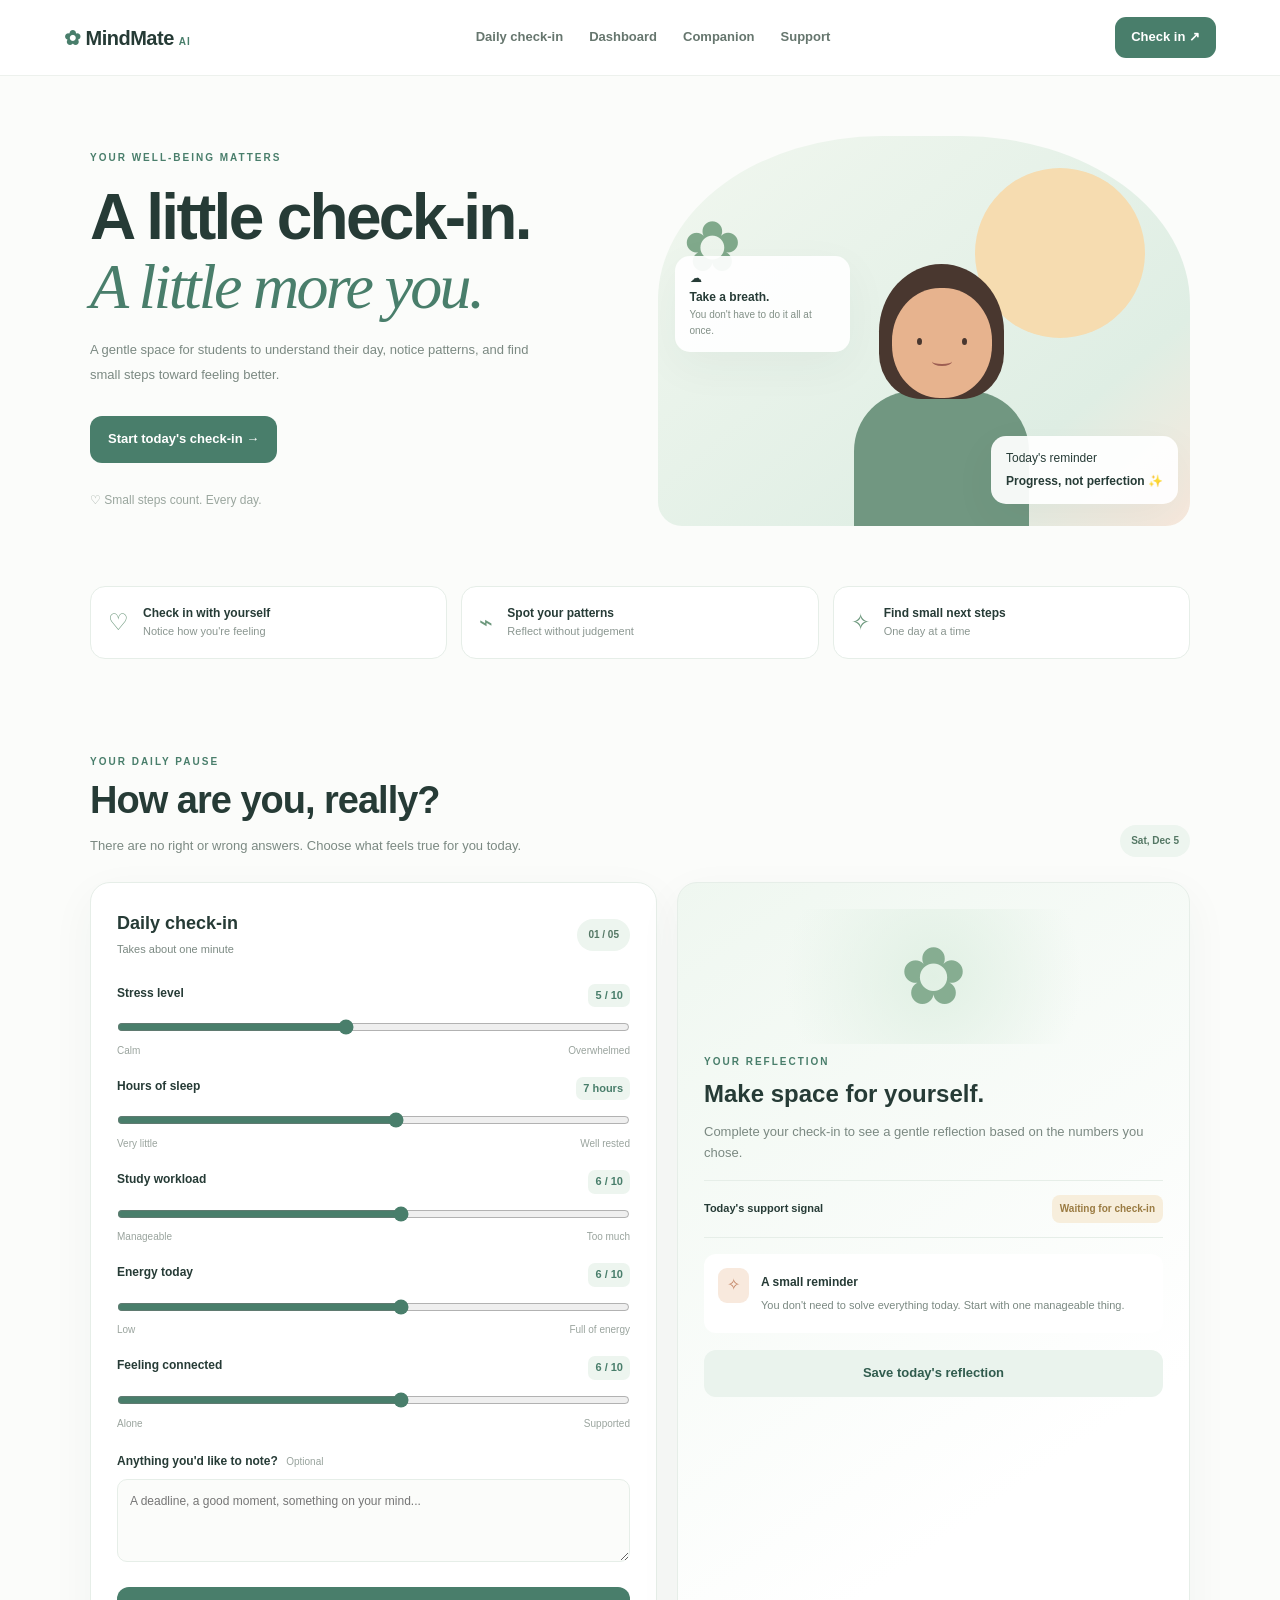
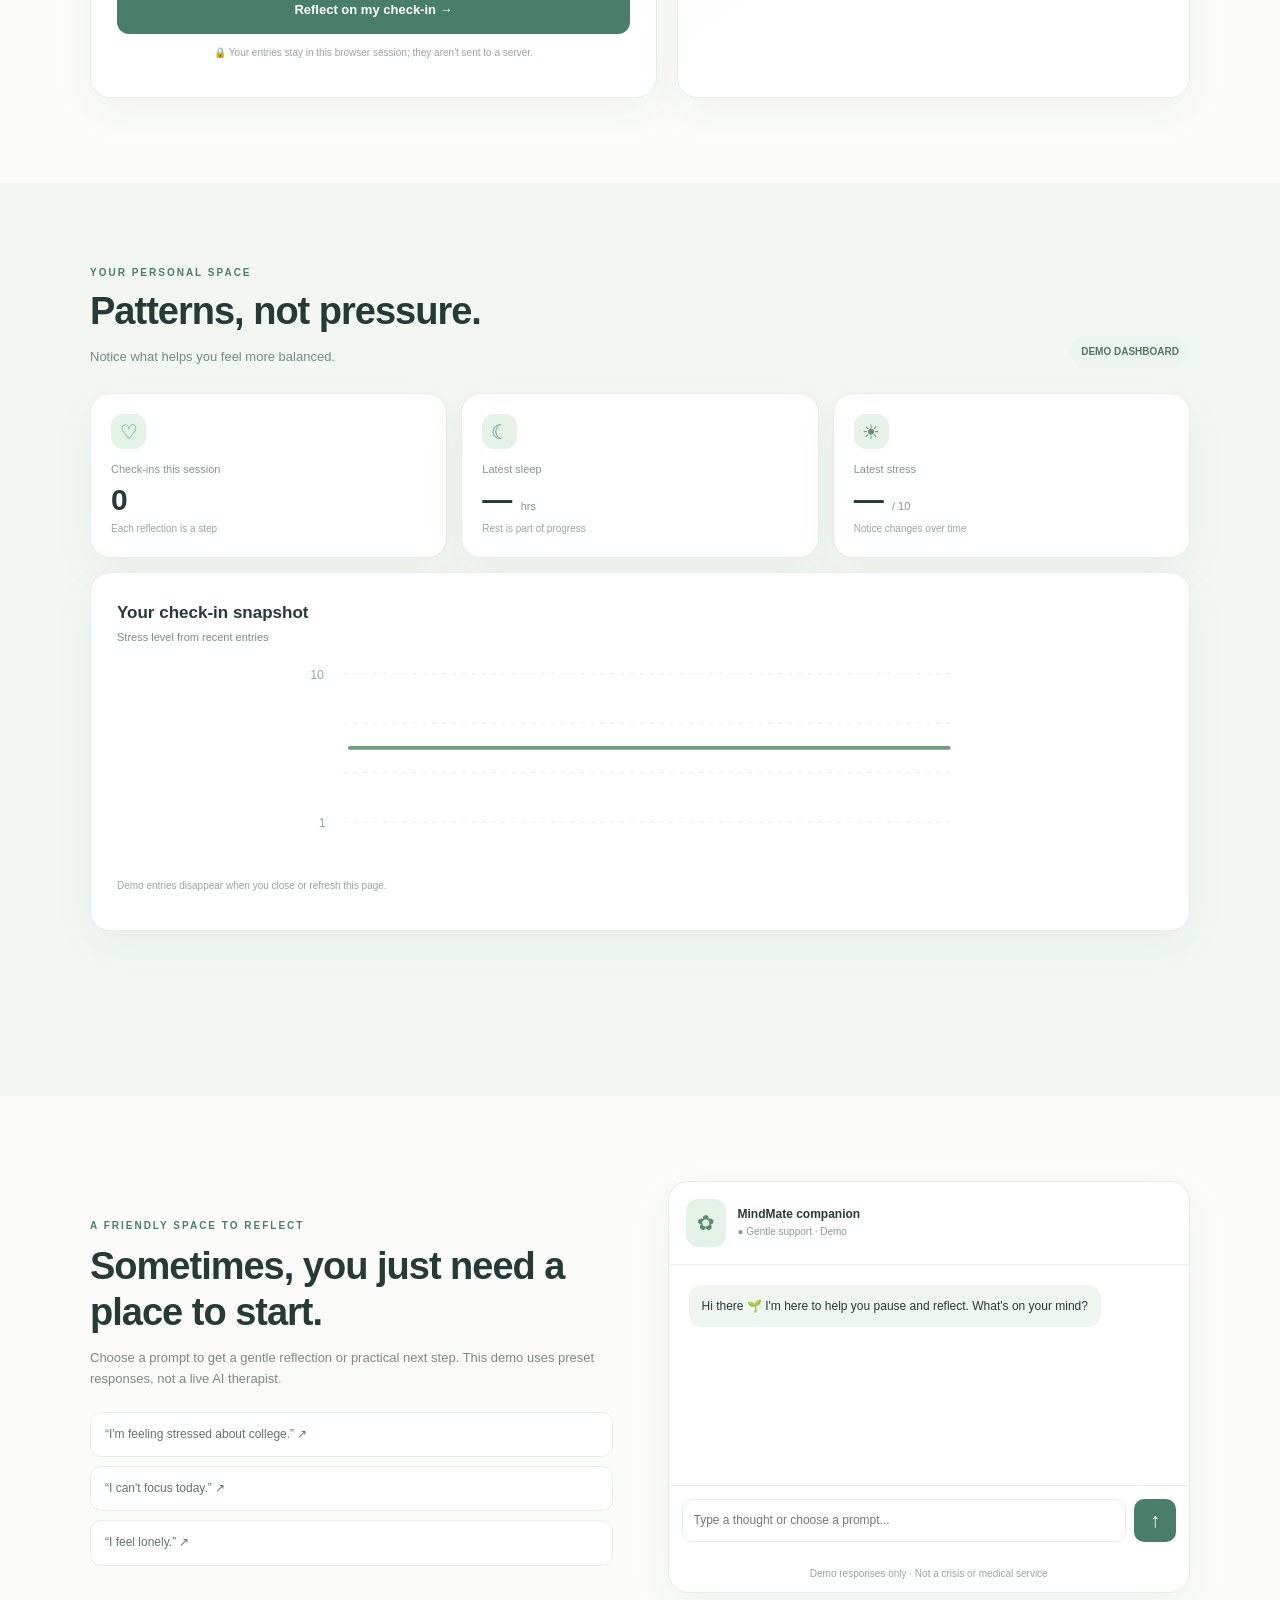
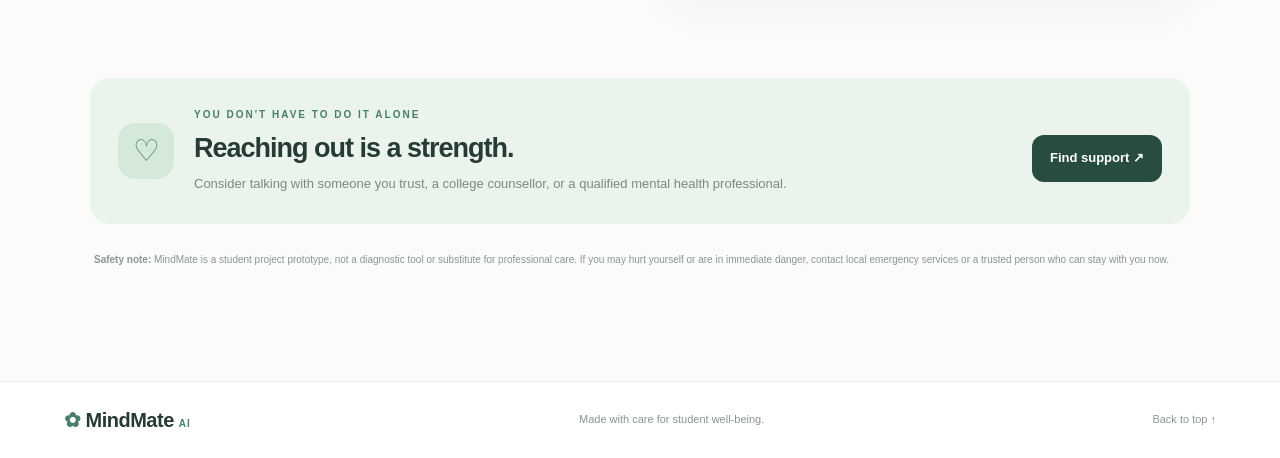
<file: index.html>
<!doctype html>
<html lang="en"><head><meta charset="utf-8"><meta name="viewport" content="width=device-width,initial-scale=1"><title>MindMate AI</title><link rel="stylesheet" href="style.css"></head>
<body>
<header><a class="brand" href="#home">✿ MindMate <small>AI</small></a><button id="menuBtn" aria-label="Toggle menu">☰</button><nav id="nav"><a href="#checkin">Daily check-in</a><a href="#dashboard">Dashboard</a><a href="#companion">Companion</a><a href="#support">Support</a></nav><a class="navbtn" href="#checkin">Check in ↗</a></header>
<main>
<section class="hero wrap" id="home"><div><p class="eyebrow">YOUR WELL-BEING MATTERS</p><h1>A little check-in.<br><em>A little more you.</em></h1><p class="muted lead">A gentle space for students to understand their day, notice patterns, and find small steps toward feeling better.</p><a class="btn" href="#checkin">Start today's check-in →</a><p class="soft">♡ Small steps count. Every day.</p></div><div class="art"><div class="sun"></div><div class="plant">✿</div><div class="person"><div class="hair"></div><div class="face"><i></i><i></i><b></b></div><div class="body"></div></div><div class="float f1">☁<strong>Take a breath.</strong><small>You don't have to do it all at once.</small></div><div class="float f2">Today's reminder<strong>Progress, not perfection ✨</strong></div></div></section>
<section class="features wrap"><article>♡ <span><strong>Check in with yourself</strong><small>Notice how you're feeling</small></span></article><article>⌁ <span><strong>Spot your patterns</strong><small>Reflect without judgement</small></span></article><article>✧ <span><strong>Find small next steps</strong><small>One day at a time</small></span></article></section>
<section class="wrap section" id="checkin"><div class="heading"><div><p class="eyebrow">YOUR DAILY PAUSE</p><h2>How are you, really?</h2><p class="muted">There are no right or wrong answers. Choose what feels true for you today.</p></div><span class="pill" id="date"></span></div><div class="cols"><form class="panel" id="checkForm"><div class="row"><div><h3>Daily check-in</h3><p class="muted small">Takes about one minute</p></div><span class="pill">01 / 05</span></div>
<div class="range"><label for="stress">Stress level <output id="stressOut">5 / 10</output></label><input id="stress" type="range" min="1" max="10" value="5"><div class="ends"><span>Calm</span><span>Overwhelmed</span></div></div>
<div class="range"><label for="sleep">Hours of sleep <output id="sleepOut">7 hours</output></label><input id="sleep" type="range" min="1" max="12" value="7"><div class="ends"><span>Very little</span><span>Well rested</span></div></div>
<div class="range"><label for="workload">Study workload <output id="workloadOut">6 / 10</output></label><input id="workload" type="range" min="1" max="10" value="6"><div class="ends"><span>Manageable</span><span>Too much</span></div></div>
<div class="range"><label for="energy">Energy today <output id="energyOut">6 / 10</output></label><input id="energy" type="range" min="1" max="10" value="6"><div class="ends"><span>Low</span><span>Full of energy</span></div></div>
<div class="range"><label for="connection">Feeling connected <output id="connectionOut">6 / 10</output></label><input id="connection" type="range" min="1" max="10" value="6"><div class="ends"><span>Alone</span><span>Supported</span></div></div>
<label class="noteslabel" for="notes">Anything you'd like to note? <small>Optional</small></label><textarea id="notes" rows="3" placeholder="A deadline, a good moment, something on your mind..."></textarea><button class="btn full" type="submit">Reflect on my check-in →</button><p class="tiny center">🔒 Your entries stay in this browser session; they aren't sent to a server.</p></form>
<aside class="panel reflection" id="reflection"><div class="flower">✿</div><p class="eyebrow">YOUR REFLECTION</p><h3 id="resultTitle">Make space for yourself.</h3><p class="muted" id="resultText">Complete your check-in to see a gentle reflection based on the numbers you chose.</p><div class="signal"><span>Today's support signal</span><b id="signal">Waiting for check-in</b></div><div class="tip"><span>✧</span><div><strong id="tipTitle">A small reminder</strong><p id="tipText">You don't need to solve everything today. Start with one manageable thing.</p></div></div><button class="btn light full" type="button" id="save">Save today's reflection</button><p id="saved" class="tiny"></p></aside></div></section>
<section class="dash"><div class="wrap section" id="dashboard"><div class="heading"><div><p class="eyebrow">YOUR PERSONAL SPACE</p><h2>Patterns, not pressure.</h2><p class="muted">Notice what helps you feel more balanced.</p></div><span class="pill">DEMO DASHBOARD</span></div><div class="stats"><article class="panel stat"><span>♡</span><small>Check-ins this session</small><strong id="count">0</strong><p>Each reflection is a step</p></article><article class="panel stat"><span>☾</span><small>Latest sleep</small><strong id="sleepStat">— <i>hrs</i></strong><p>Rest is part of progress</p></article><article class="panel stat"><span>☀</span><small>Latest stress</small><strong id="stressStat">— <i>/ 10</i></strong><p>Notice changes over time</p></article><article class="panel chart"><h3>Your check-in snapshot</h3><p class="muted small">Stress level from recent entries</p><svg id="chart" viewBox="0 0 540 170" role="img" aria-label="Stress history chart"><g class="grid"><line x1="30" y1="20" x2="525" y2="20"/><line x1="30" y1="60" x2="525" y2="60"/><line x1="30" y1="100" x2="525" y2="100"/><line x1="30" y1="140" x2="525" y2="140"/></g><polyline id="line" points="35,80 135,80 235,80 335,80 435,80 520,80"/><g id="dots"></g><text x="3" y="24">10</text><text x="10" y="144">1</text></svg><p class="tiny">Demo entries disappear when you close or refresh this page.</p></article></div></div></section>
<section class="wrap section companion" id="companion"><div><p class="eyebrow">A FRIENDLY SPACE TO REFLECT</p><h2>Sometimes, you just need a place to start.</h2><p class="muted">Choose a prompt to get a gentle reflection or practical next step. This demo uses preset responses, not a live AI therapist.</p><div class="prompts"><button data-prompt="I'm feeling stressed about college">“I'm feeling stressed about college.” ↗</button><button data-prompt="I can't focus today">“I can't focus today.” ↗</button><button data-prompt="I feel lonely">“I feel lonely.” ↗</button></div></div><div class="panel chat"><div class="chathead"><span>✿</span><div><strong>MindMate companion</strong><small>● Gentle support · Demo</small></div></div><div id="messages" class="messages"><p class="bot">Hi there 🌱 I'm here to help you pause and reflect. What's on your mind?</p></div><form id="chatForm" class="chatform"><input id="chatInput" maxlength="240" placeholder="Type a thought or choose a prompt..." aria-label="Your message"><button aria-label="Send">↑</button></form><p class="tiny center">Demo responses only · Not a crisis or medical service</p></div></section>
<section class="wrap section" id="support"><div class="support"><span class="heart">♡</span><div><p class="eyebrow">YOU DON'T HAVE TO DO IT ALONE</p><h2>Reaching out is a strength.</h2><p class="muted">Consider talking with someone you trust, a college counsellor, or a qualified mental health professional.</p></div><a class="btn dark" href="https://findahelpline.com/" target="_blank" rel="noopener">Find support ↗</a></div><p class="safety"><strong>Safety note:</strong> MindMate is a student project prototype, not a diagnostic tool or substitute for professional care. If you may hurt yourself or are in immediate danger, contact local emergency services or a trusted person who can stay with you now.</p></section>
</main><footer><a class="brand" href="#home">✿ MindMate <small>AI</small></a><span>Made with care for student well-being.</span><a href="#home">Back to top ↑</a></footer><script src="script.js"></script></body></html>
</file>
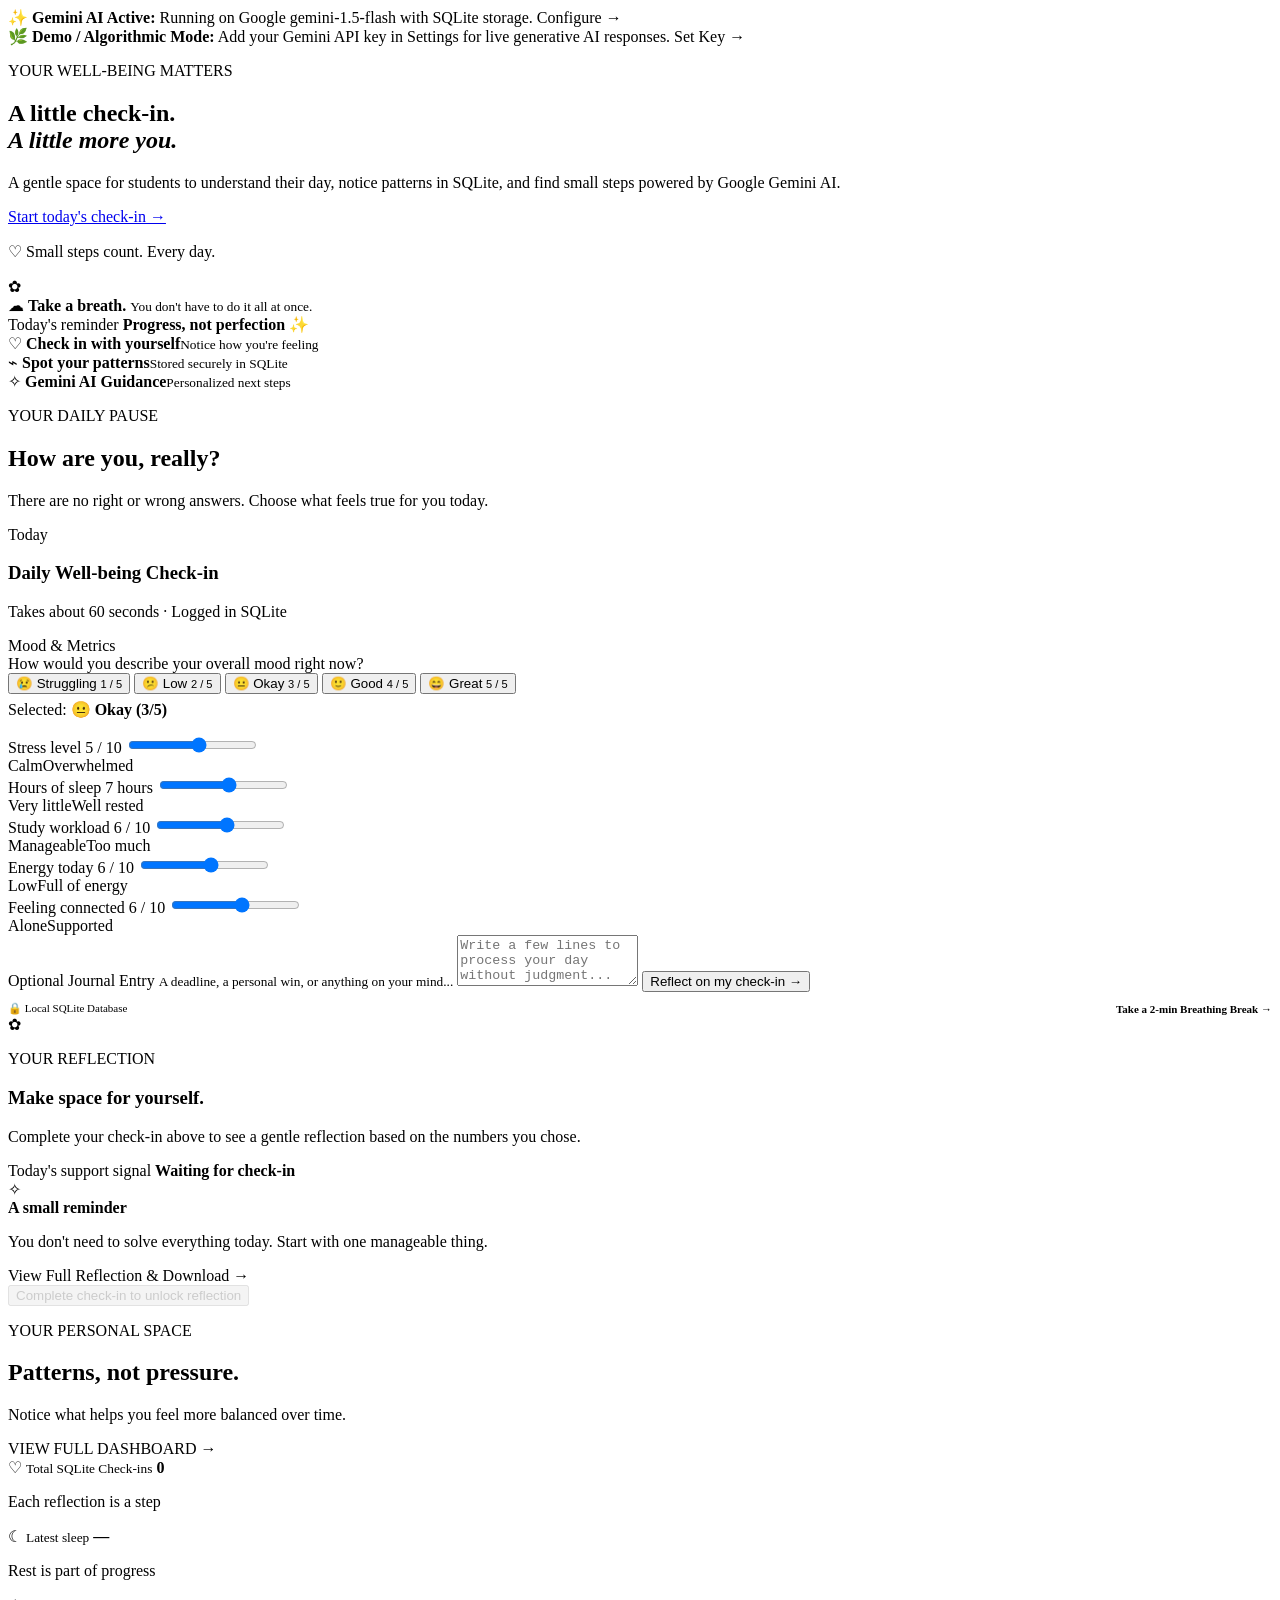
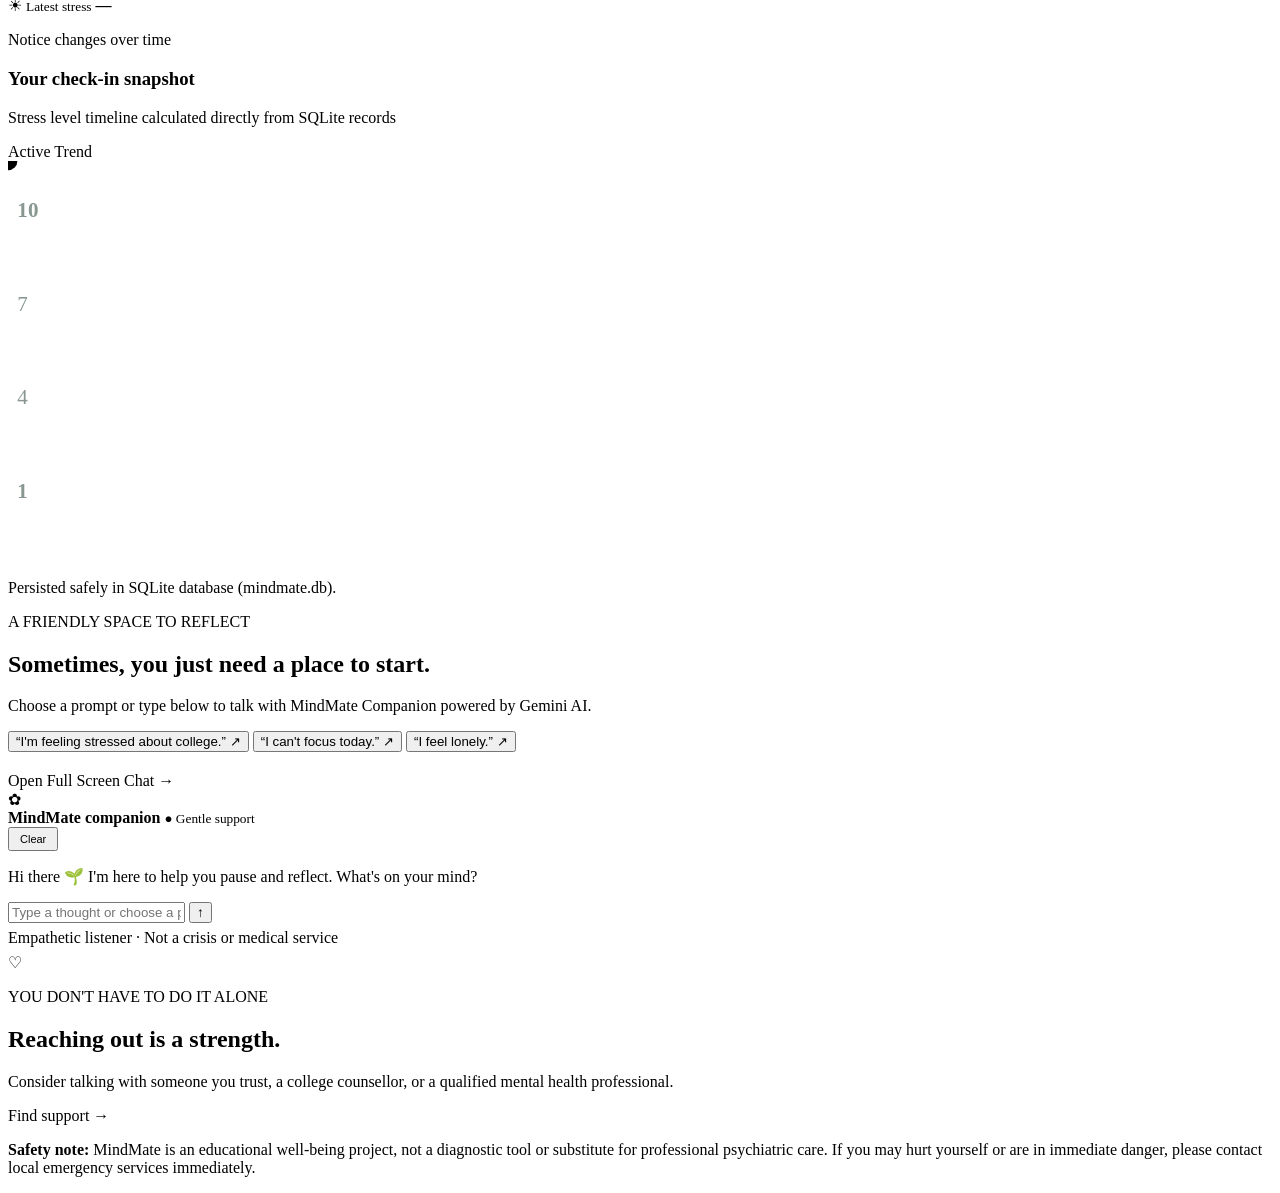
<file: src/main/resources/templates/index.html>
<!DOCTYPE html>
<html lang="en" xmlns:th="http://www.thymeleaf.org">
<head th:replace="~{fragments/layout :: head('Home')}"></head>
<body>

    <!-- Gemini API Status Banner -->
    <div class="banner banner-gemini-on" th:if="${geminiConfigured}">
        <span>✨ <strong>Gemini AI Active:</strong> Running on Google <span th:text="${geminiModel}">gemini-1.5-flash</span> with SQLite storage.</span>
        <a th:href="@{/settings}">Configure &rarr;</a>
    </div>
    <div class="banner banner-gemini-off" th:unless="${geminiConfigured}">
        <span>🌿 <strong>Demo / Algorithmic Mode:</strong> Add your Gemini API key in <a th:href="@{/settings}">Settings</a> for live generative AI responses.</span>
        <a th:href="@{/settings}">Set Key &rarr;</a>
    </div>

    <!-- Header -->
    <header th:replace="~{fragments/layout :: header('checkin')}"></header>

    <!-- Global Alerts -->
    <div th:replace="~{fragments/layout :: alerts}"></div>

    <main>
        <!-- Hero Section -->
        <section class="hero wrap" id="home">
            <div>
                <p class="eyebrow">YOUR WELL-BEING MATTERS</p>
                <h1>A little check-in.<br><em>A little more you.</em></h1>
                <p class="muted lead">A gentle space for students to understand their day, notice patterns in SQLite, and find small steps powered by Google Gemini AI.</p>
                <a class="btn" href="#checkin">Start today's check-in &rarr;</a>
                <p class="soft">♡ Small steps count. Every day.</p>
            </div>
            
            <div class="art">
                <div class="sun"></div>
                <div class="plant">✿</div>
                <div class="person">
                    <div class="hair"></div>
                    <div class="face"><i></i><i></i><b></b></div>
                    <div class="body"></div>
                </div>
                <div class="float f1">
                    ☁ <strong>Take a breath.</strong>
                    <small>You don't have to do it all at once.</small>
                </div>
                <div class="float f2">
                    Today's reminder
                    <strong>Progress, not perfection ✨</strong>
                </div>
            </div>
        </section>

        <!-- Features -->
        <section class="features wrap">
            <article>
                ♡ <span><strong>Check in with yourself</strong><small>Notice how you're feeling</small></span>
            </article>
            <article>
                ⌁ <span><strong>Spot your patterns</strong><small>Stored securely in SQLite</small></span>
            </article>
            <article>
                ✧ <span><strong>Gemini AI Guidance</strong><small>Personalized next steps</small></span>
            </article>
        </section>

        <!-- Daily Pause / Check-in Form -->
        <section class="wrap section" id="checkin">
            <div class="heading">
                <div>
                    <p class="eyebrow">YOUR DAILY PAUSE</p>
                    <h2>How are you, really?</h2>
                    <p class="muted">There are no right or wrong answers. Choose what feels true for you today.</p>
                </div>
                <span class="pill" th:text="${currentDate}">Today</span>
            </div>

            <div class="cols">
                <!-- Check-in Form (Spring MVC POST) -->
                <form class="panel" id="checkForm" th:action="@{/checkin}" th:object="${checkInForm}" method="post">
                    <div class="row">
                        <div>
                            <h3>Daily Well-being Check-in</h3>
                            <p class="muted small">Takes about 60 seconds · Logged in SQLite</p>
                        </div>
                        <span class="pill">Mood &amp; Metrics</span>
                    </div>

                    <!-- Step 1: Emoji Mood Tracker -->
                    <div class="mood-tracker-group">
                        <label class="field-label">How would you describe your overall mood right now?</label>
                        <input type="hidden" id="moodScore" th:field="*{moodScore}">
                        <input type="hidden" id="moodEmoji" th:field="*{moodEmoji}">
                        <input type="hidden" id="moodLabel" th:field="*{moodLabel}">

                        <div class="emoji-grid" role="radiogroup" aria-label="Mood selector">
                            <button type="button" class="mood-chip" data-score="1" data-emoji="😢" data-label="Struggling" th:classappend="${checkInForm.moodScore == 1 ? 'selected' : ''}">
                                <span class="mood-icon">😢</span>
                                <span class="mood-text">Struggling</span>
                                <small>1 / 5</small>
                            </button>
                            <button type="button" class="mood-chip" data-score="2" data-emoji="😕" data-label="Low" th:classappend="${checkInForm.moodScore == 2 ? 'selected' : ''}">
                                <span class="mood-icon">😕</span>
                                <span class="mood-text">Low</span>
                                <small>2 / 5</small>
                            </button>
                            <button type="button" class="mood-chip" data-score="3" data-emoji="😐" data-label="Okay" th:classappend="${checkInForm.moodScore == 3 ? 'selected' : ''}">
                                <span class="mood-icon">😐</span>
                                <span class="mood-text">Okay</span>
                                <small>3 / 5</small>
                            </button>
                            <button type="button" class="mood-chip" data-score="4" data-emoji="🙂" data-label="Good" th:classappend="${checkInForm.moodScore == 4 ? 'selected' : ''}">
                                <span class="mood-icon">🙂</span>
                                <span class="mood-text">Good</span>
                                <small>4 / 5</small>
                            </button>
                            <button type="button" class="mood-chip" data-score="5" data-emoji="😄" data-label="Great" th:classappend="${checkInForm.moodScore == 5 ? 'selected' : ''}">
                                <span class="mood-icon">😄</span>
                                <span class="mood-text">Great</span>
                                <small>5 / 5</small>
                            </button>
                        </div>
                        <p class="muted tiny" style="margin-top: 6px;">Selected: <strong id="selectedMoodDisplay" th:text="${checkInForm.moodEmoji + ' ' + checkInForm.moodLabel + ' (' + checkInForm.moodScore + '/5)'}">😐 Okay (3/5)</strong></p>
                    </div>

                    <div class="range">
                        <label for="stress">
                            Stress level <output id="stressOut" th:text="${checkInForm.stress} + ' / 10'">5 / 10</output>
                        </label>
                        <input id="stress" th:field="*{stress}" type="range" min="1" max="10">
                        <div class="ends"><span>Calm</span><span>Overwhelmed</span></div>
                    </div>

                    <div class="range">
                        <label for="sleep">
                            Hours of sleep <output id="sleepOut" th:text="${checkInForm.sleep} + ' hours'">7 hours</output>
                        </label>
                        <input id="sleep" th:field="*{sleep}" type="range" min="1" max="12">
                        <div class="ends"><span>Very little</span><span>Well rested</span></div>
                    </div>

                    <div class="range">
                        <label for="workload">
                            Study workload <output id="workloadOut" th:text="${checkInForm.workload} + ' / 10'">6 / 10</output>
                        </label>
                        <input id="workload" th:field="*{workload}" type="range" min="1" max="10">
                        <div class="ends"><span>Manageable</span><span>Too much</span></div>
                    </div>

                    <div class="range">
                        <label for="energy">
                            Energy today <output id="energyOut" th:text="${checkInForm.energy} + ' / 10'">6 / 10</output>
                        </label>
                        <input id="energy" th:field="*{energy}" type="range" min="1" max="10">
                        <div class="ends"><span>Low</span><span>Full of energy</span></div>
                    </div>

                    <div class="range">
                        <label for="connection">
                            Feeling connected <output id="connectionOut" th:text="${checkInForm.connection} + ' / 10'">6 / 10</output>
                        </label>
                        <input id="connection" th:field="*{connection}" type="range" min="1" max="10">
                        <div class="ends"><span>Alone</span><span>Supported</span></div>
                    </div>

                    <label class="noteslabel" for="notes">Optional Journal Entry <small>A deadline, a personal win, or anything on your mind...</small></label>
                    <textarea id="notes" th:field="*{notes}" rows="3" placeholder="Write a few lines to process your day without judgment..."></textarea>

                    <button class="btn full" type="submit">Reflect on my check-in &rarr;</button>
                    <div style="display: flex; justify-content: space-between; align-items: center; margin-top: 10px; font-size: 11px; color: var(--muted);">
                        <span>🔒 Local SQLite Database</span>
                        <a th:href="@{/relaxation}" style="color: var(--green); font-weight: 600;">Take a 2-min Breathing Break &rarr;</a>
                    </div>
                </form>

                <!-- Reflection Card (MVC Server-side + Latest record) -->
                <aside class="panel reflection" id="reflection">
                    <div class="flower">✿</div>
                    <p class="eyebrow" th:text="${latest != null && latest.aiGenerated ? 'GEMINI AI REFLECTION' : 'YOUR REFLECTION'}">YOUR REFLECTION</p>
                    
                    <h3 id="resultTitle" th:text="${latest != null ? latest.title : 'Make space for yourself.'}">
                        Make space for yourself.
                    </h3>
                    
                    <p class="muted" id="resultText" th:text="${latest != null ? latest.text : 'Complete your check-in above to see a gentle reflection generated for your day.'}">
                        Complete your check-in above to see a gentle reflection based on the numbers you chose.
                    </p>
                    
                    <div class="signal">
                        <span>Today's support signal</span>
                        <b id="signal" 
                           th:classappend="${latest != null ? latest.signalClass : ''}"
                           th:text="${latest != null ? latest.signal : 'Waiting for check-in'}">
                            Waiting for check-in
                        </b>
                    </div>
                    
                    <div class="tip">
                        <span>✧</span>
                        <div>
                            <strong id="tipTitle" th:text="${latest != null ? latest.tipTitle : 'A small reminder'}">A small reminder</strong>
                            <p id="tipText" th:text="${latest != null ? latest.tipBody : 'Take things one manageable step at a time. Every small effort counts.'}">
                                You don't need to solve everything today. Start with one manageable thing.
                            </p>
                        </div>
                    </div>
                    
                    <div th:if="${latest != null}">
                        <a th:href="@{'/reflection/' + ${latest.id}}" class="btn full light">
                            View Full Reflection & Download &rarr;
                        </a>
                    </div>
                    <div th:if="${latest == null}">
                        <button class="btn light full" type="button" disabled style="opacity: 0.6;">
                            Complete check-in to unlock reflection
                        </button>
                    </div>
                </aside>
            </div>
        </section>

        <!-- Dashboard Snapshot (Server-rendered via Spring MVC from SQLite) -->
        <section class="dash">
            <div class="wrap section" id="dashboard">
                <div class="heading">
                    <div>
                        <p class="eyebrow">YOUR PERSONAL SPACE</p>
                        <h2>Patterns, not pressure.</h2>
                        <p class="muted">Notice what helps you feel more balanced over time.</p>
                    </div>
                    <div>
                        <a th:href="@{/dashboard}" class="pill">VIEW FULL DASHBOARD &rarr;</a>
                    </div>
                </div>

                <div class="stats">
                    <article class="panel stat">
                        <span>♡</span>
                        <small>Total SQLite Check-ins</small>
                        <strong th:text="${stats.totalCount}">0</strong>
                        <p>Each reflection is a step</p>
                    </article>

                    <article class="panel stat">
                        <span>☾</span>
                        <small>Latest sleep</small>
                        <strong><span th:text="${stats.latestSleep}">—</span></strong>
                        <p>Rest is part of progress</p>
                    </article>

                    <article class="panel stat">
                        <span>☀</span>
                        <small>Latest stress</small>
                        <strong><span th:text="${stats.latestStress}">—</span></strong>
                        <p>Notice changes over time</p>
                    </article>

                    <!-- Chart Card -->
                    <article class="panel chart">
                        <div class="chart-head">
                            <div>
                                <h3>Your check-in snapshot</h3>
                                <p class="muted small">Stress level timeline calculated directly from SQLite records</p>
                            </div>
                            <span class="pill pill-ai" th:if="${stats.totalCount > 0}">Active Trend</span>
                        </div>
                        
                        <svg id="chart" viewBox="0 0 540 170" role="img" aria-label="Stress history chart">
                            <g class="grid">
                                <line x1="30" y1="20" x2="525" y2="20" />
                                <line x1="30" y1="60" x2="525" y2="60" />
                                <line x1="30" y1="100" x2="525" y2="100" />
                                <line x1="30" y1="140" x2="525" y2="140" />
                            </g>
                            <polyline id="line" th:attr="points=${stats.chartPolylinePoints}" />
                            <g id="dots">
                                <circle th:each="dot : ${stats.chartDots}" 
                                        th:attr="cx=${dot.cx},cy=${dot.cy}" r="4">
                                    <title th:text="'Stress: ' + ${dot.value} + ' on ' + ${dot.date}"></title>
                                </circle>
                                <text th:each="dot : ${stats.chartDots}"
                                      th:attr="x=${dot.cx},y=160" font-size="9" fill="#7b8982" text-anchor="middle" font-weight="600"
                                      th:text="${#strings.length(dot.date) >= 6 ? #strings.substring(dot.date, 0, 6) : dot.date}"></text>
                            </g>
                            <text x="4" y="24" font-size="9" fill="#889890" font-weight="600">10</text>
                            <text x="4" y="64" font-size="9" fill="#889890">7</text>
                            <text x="4" y="104" font-size="9" fill="#889890">4</text>
                            <text x="4" y="144" font-size="9" fill="#889890" font-weight="600">1</text>
                        </svg>
                        <p class="tiny">Persisted safely in SQLite database (mindmate.db).</p>
                    </article>
                </div>
            </div>
        </section>

        <!-- Companion Section -->
        <section class="wrap section companion" id="companion">
            <div>
                <p class="eyebrow">A FRIENDLY SPACE TO REFLECT</p>
                <h2>Sometimes, you just need a place to start.</h2>
                <p class="muted">Choose a prompt or type below to talk with MindMate Companion powered by Gemini AI.</p>
                
                <div class="prompts">
                    <button class="chip-btn" type="button" data-prompt="I'm feeling stressed about college">“I'm feeling stressed about college.” ↗</button>
                    <button class="chip-btn" type="button" data-prompt="I can't focus today">“I can't focus today.” ↗</button>
                    <button class="chip-btn" type="button" data-prompt="I feel lonely">“I feel lonely.” ↗</button>
                </div>
                
                <div style="margin-top: 20px;">
                    <a th:href="@{/companion}" class="btn light">Open Full Screen Chat &rarr;</a>
                </div>
            </div>

            <!-- Chat Panel -->
            <div class="panel chat">
                <div class="chathead">
                    <div class="chathead-left">
                        <span>✿</span>
                        <div>
                            <strong>MindMate companion</strong>
                            <small th:text="${geminiConfigured ? '● Powered by Gemini AI' : '● Gentle Support · Algorithmic'}">● Gentle support</small>
                        </div>
                    </div>
                    <form th:action="@{/companion/clear}" method="post">
                        <button type="submit" class="navbtn-ghost" style="padding: 4px 10px; font-size: 11px;">Clear</button>
                    </form>
                </div>

                <div id="messages" class="messages">
                    <p class="bot">Hi there 🌱 I'm here to help you pause and reflect. What's on your mind?</p>
                </div>

                <form id="chatForm" class="chatform">
                    <input id="chatInput" maxlength="240" placeholder="Type a thought or choose a prompt..." aria-label="Your message">
                    <button type="submit" aria-label="Send">↑</button>
                </form>
                <p class="tiny center" style="margin: 6px 0;">Empathetic listener · Not a crisis or medical service</p>
            </div>
        </section>

        <!-- Support Section -->
        <section class="wrap section" id="support">
            <div class="support">
                <span class="heart">♡</span>
                <div>
                    <p class="eyebrow">YOU DON'T HAVE TO DO IT ALONE</p>
                    <h2>Reaching out is a strength.</h2>
                    <p class="muted">Consider talking with someone you trust, a college counsellor, or a qualified mental health professional.</p>
                </div>
                <a class="btn dark" th:href="@{/support}">Find support &rarr;</a>
            </div>
            <p class="safety">
                <strong>Safety note:</strong> MindMate is an educational well-being project, not a diagnostic tool or substitute for professional psychiatric care. If you may hurt yourself or are in immediate danger, please contact local emergency services immediately.
            </p>
        </section>
    </main>

    <!-- Footer -->
    <footer th:replace="~{fragments/layout :: footer}"></footer>

    <script th:src="@{/js/main.js}"></script>
</body>
</html>
</file>
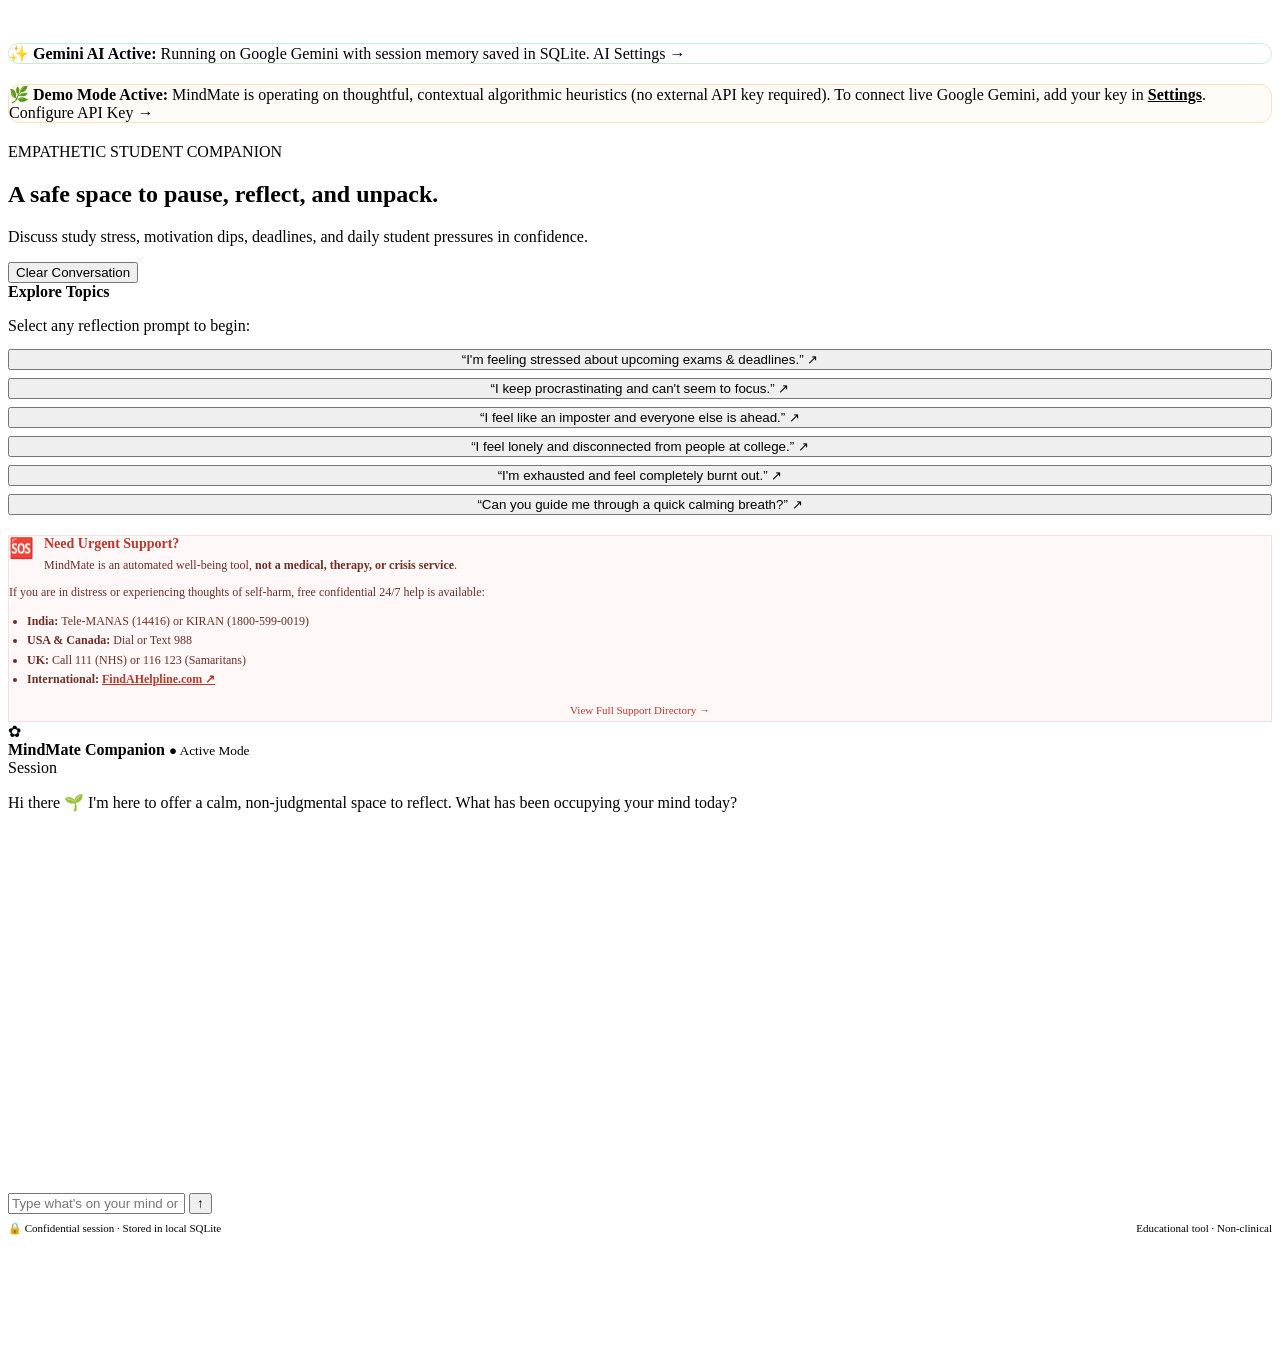
<file: src/main/resources/templates/companion.html>
<!DOCTYPE html>
<html lang="en" xmlns:th="http://www.thymeleaf.org">
<head th:replace="~{fragments/layout :: head('MindMate AI Companion')}"></head>
<body>

    <header th:replace="~{fragments/layout :: header('companion')}"></header>
    <div th:replace="~{fragments/layout :: alerts}"></div>

    <main class="wrap" style="padding-top: 35px; padding-bottom: 75px;">
        <!-- Transparent AI / Demo Status Banner -->
        <div class="banner banner-gemini-on" th:if="${geminiConfigured}" style="margin-bottom: 20px; border-radius: 12px; border: 1px solid #c9ebd3;">
            <span>✨ <strong>Gemini AI Active:</strong> Running on Google Gemini with session memory saved in SQLite.</span>
            <a th:href="@{/settings}">AI Settings &rarr;</a>
        </div>
        <div class="banner banner-gemini-off" th:unless="${geminiConfigured}" style="margin-bottom: 20px; border-radius: 12px; border: 1px solid #fae1ba; background: #fffcf7;">
            <span>🌿 <strong>Demo Mode Active:</strong> MindMate is operating on thoughtful, contextual algorithmic heuristics (no external API key required). To connect live Google Gemini, add your key in <a th:href="@{/settings}" style="text-decoration: underline; font-weight: 700;">Settings</a>.</span>
            <a th:href="@{/settings}">Configure API Key &rarr;</a>
        </div>

        <div class="heading">
            <div>
                <p class="eyebrow">EMPATHETIC STUDENT COMPANION</p>
                <h2>A safe space to pause, reflect, and unpack.</h2>
                <p class="muted">Discuss study stress, motivation dips, deadlines, and daily student pressures in confidence.</p>
            </div>
            <div style="display: flex; gap: 10px;">
                <form th:action="@{/companion/clear}" method="post" style="margin: 0;">
                    <button type="submit" class="navbtn-ghost" onclick="return confirm('Clear your chat history for this session?');">
                        Clear Conversation
                    </button>
                </form>
            </div>
        </div>

        <div class="cols" style="align-items: start;">
            <!-- Left: Prompts & Urgent Help Box -->
            <div>
                <!-- Starter Prompts Panel -->
                <div class="panel" style="margin-bottom: 20px;">
                    <h3 style="font-size: 16px; margin: 0 0 8px;">Explore Topics</h3>
                    <p class="muted small" style="margin-bottom: 14px;">Select any reflection prompt to begin:</p>
                    
                    <div class="prompts" style="margin: 0; display: flex; flex-direction: column; gap: 8px;">
                        <button class="chip-btn" type="button" data-prompt="I'm feeling really stressed about upcoming exams and deadlines">
                            “I'm feeling stressed about upcoming exams &amp; deadlines.” ↗
                        </button>
                        <button class="chip-btn" type="button" data-prompt="I keep procrastinating on my coursework and can't seem to focus">
                            “I keep procrastinating and can't seem to focus.” ↗
                        </button>
                        <button class="chip-btn" type="button" data-prompt="I feel like an imposter and that everyone else is ahead of me">
                            “I feel like an imposter and everyone else is ahead.” ↗
                        </button>
                        <button class="chip-btn" type="button" data-prompt="I feel lonely and disconnected from people at college">
                            “I feel lonely and disconnected from people at college.” ↗
                        </button>
                        <button class="chip-btn" type="button" data-prompt="I'm running on very little sleep and feel completely burnt out">
                            “I'm exhausted and feel completely burnt out.” ↗
                        </button>
                        <button class="chip-btn" type="button" data-prompt="Could you walk me through a quick calming breathing exercise?">
                            “Can you guide me through a quick calming breath?” ↗
                        </button>
                    </div>
                </div>

                <!-- Urgent Help & Safety Notice -->
                <div class="panel" style="background: #fff8f8; border: 1px solid #f9dede;">
                    <div style="display: flex; gap: 10px; align-items: start; margin-bottom: 8px;">
                        <span style="font-size: 20px;">🆘</span>
                        <div>
                            <h4 style="margin: 0; font-size: 14px; color: #b8382c;">Need Urgent Support?</h4>
                            <p style="margin: 4px 0 0; font-size: 12px; color: #6e2e26; line-height: 1.6;">
                                MindMate is an automated well-being tool, <strong>not a medical, therapy, or crisis service</strong>.
                            </p>
                        </div>
                    </div>
                    <p style="font-size: 12px; color: #6e2e26; line-height: 1.6; margin: 0 0 10px;">
                        If you are in distress or experiencing thoughts of self-harm, free confidential 24/7 help is available:
                    </p>
                    <ul style="margin: 0 0 10px 18px; padding: 0; font-size: 12px; color: #6e2e26; line-height: 1.6;">
                        <li><strong>India:</strong> Tele-MANAS (14416) or KIRAN (1800-599-0019)</li>
                        <li><strong>USA &amp; Canada:</strong> Dial or Text 988</li>
                        <li><strong>UK:</strong> Call 111 (NHS) or 116 123 (Samaritans)</li>
                        <li><strong>International:</strong> <a href="https://findahelpline.com/" target="_blank" rel="noopener" style="text-decoration: underline; font-weight: 700; color: #b8382c;">FindAHelpline.com ↗</a></li>
                    </ul>
                    <a th:href="@{/support}" class="navbtn-ghost" style="display: block; text-align: center; font-size: 11px; padding: 5px; color: #b8382c; border-color: #f5c4c0;">
                        View Full Support Directory &rarr;
                    </a>
                </div>
            </div>

            <!-- Right: Interactive Chat Panel -->
            <div class="panel chat" style="min-height: 540px;">
                <div class="chathead">
                    <div class="chathead-left">
                        <span>✿</span>
                        <div>
                            <strong>MindMate Companion</strong>
                            <small th:text="${geminiConfigured ? '● Google Gemini Active · SQLite Context' : '● Empathetic Demo Mode · Local Storage'}">● Active Mode</small>
                        </div>
                    </div>
                    <span class="pill" th:text="'Session: ' + ${conversationId}">Session</span>
                </div>

                <input type="hidden" id="convId" th:value="${conversationId}">

                <div id="messages" class="messages" style="min-height: 400px; max-height: 500px;">
                    <!-- Default greeting -->
                    <p class="bot">Hi there 🌱 I'm here to offer a calm, non-judgmental space to reflect. What has been occupying your mind today?</p>
                    
                    <!-- SQLite Stored History -->
                    <p th:each="msg : ${messages}" 
                       th:class="${msg.role == 'user' ? 'user' : 'bot'}" 
                       th:text="${msg.content}">
                    </p>
                </div>

                <!-- Chat Form with JS intercept and fallback form submit -->
                <form id="chatForm" th:action="@{/companion/form-message}" method="post" class="chatform">
                    <input id="chatInput" name="message" maxlength="300" placeholder="Type what's on your mind or choose a topic on the left..." required autocomplete="off">
                    <button type="submit" aria-label="Send message">&uarr;</button>
                </form>
                <div style="display: flex; justify-content: space-between; align-items: center; margin-top: 8px; font-size: 11px; color: var(--muted);">
                    <span>🔒 Confidential session · Stored in local SQLite</span>
                    <span>Educational tool · Non-clinical</span>
                </div>
            </div>
        </div>
    </main>

    <footer th:replace="~{fragments/layout :: footer}"></footer>
    <script th:src="@{/js/main.js}"></script>
</body>
</html>
</file>
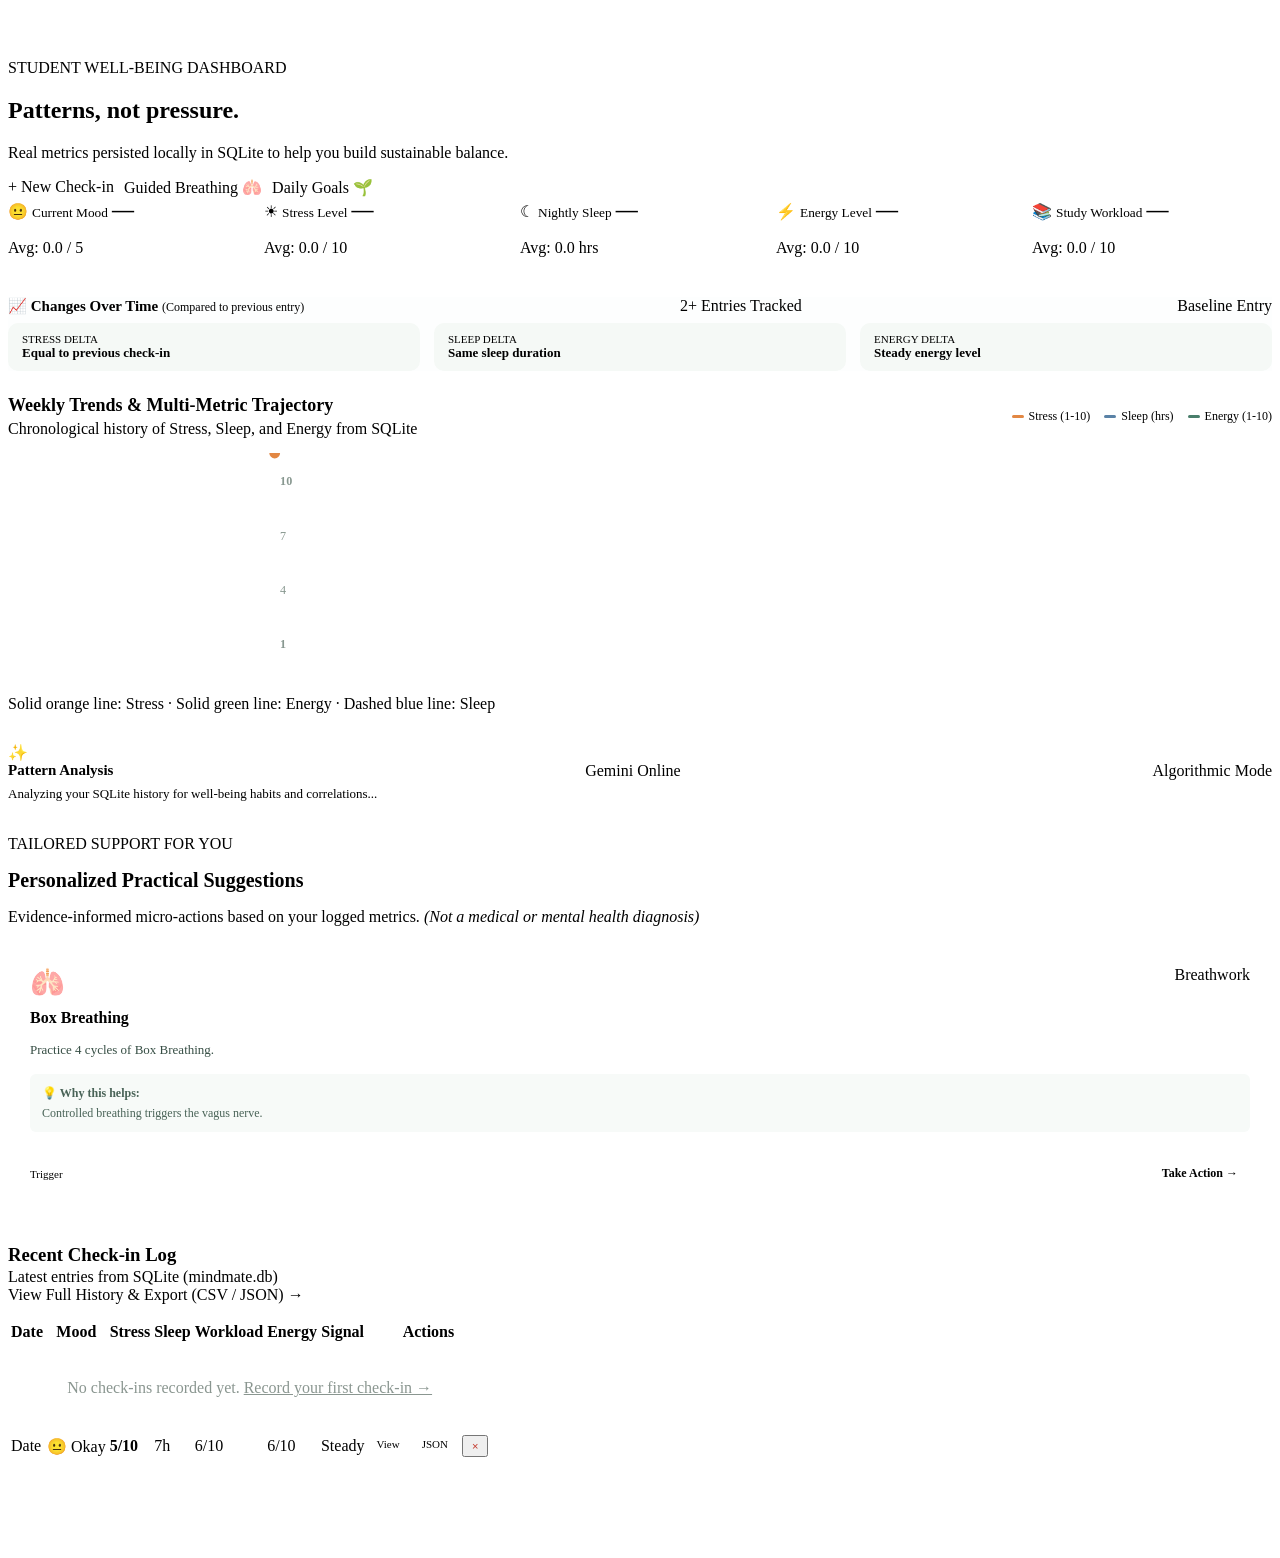
<file: src/main/resources/templates/dashboard.html>
<!DOCTYPE html>
<html lang="en" xmlns:th="http://www.thymeleaf.org">
<head th:replace="~{fragments/layout :: head('Well-being Dashboard')}"></head>
<body>

    <header th:replace="~{fragments/layout :: header('dashboard')}"></header>
    <div th:replace="~{fragments/layout :: alerts}"></div>

    <main class="wrap" style="padding-top: 35px; padding-bottom: 90px;">
        <div class="heading">
            <div>
                <p class="eyebrow">STUDENT WELL-BEING DASHBOARD</p>
                <h2>Patterns, not pressure.</h2>
                <p class="muted">Real metrics persisted locally in SQLite to help you build sustainable balance.</p>
            </div>
            <div style="display: flex; gap: 10px; flex-wrap: wrap;">
                <a th:href="@{/#checkin}" class="navbtn">+ New Check-in</a>
                <a th:href="@{/relaxation}" class="navbtn-ghost">Guided Breathing 🫁</a>
                <a th:href="@{/goals}" class="navbtn-ghost">Daily Goals 🌱</a>
            </div>
        </div>

        <!-- 5 Core Well-being Indicator Cards -->
        <div class="stats-indicators-grid" style="display: grid; grid-template-columns: repeat(auto-fit, minmax(200px, 1fr)); gap: 16px; margin-bottom: 24px;">
            <!-- Mood Card -->
            <article class="panel stat">
                <span class="indicator-icon" th:text="${stats.latestMoodEmoji}">😐</span>
                <small>Current Mood</small>
                <strong style="font-size: 22px;" th:text="${stats.latestMoodLabel}">—</strong>
                <p>Avg: <span th:text="${stats.averageMood}">0.0</span> / 5</p>
            </article>

            <!-- Stress Card -->
            <article class="panel stat">
                <span class="indicator-icon">☀</span>
                <small>Stress Level</small>
                <strong style="font-size: 22px;" th:text="${stats.latestStress}">—</strong>
                <p>Avg: <span th:text="${stats.averageStress}">0.0</span> / 10</p>
            </article>

            <!-- Sleep Card -->
            <article class="panel stat">
                <span class="indicator-icon">☾</span>
                <small>Nightly Sleep</small>
                <strong style="font-size: 22px;" th:text="${stats.latestSleep}">—</strong>
                <p>Avg: <span th:text="${stats.averageSleep}">0.0</span> hrs</p>
            </article>

            <!-- Energy Card -->
            <article class="panel stat">
                <span class="indicator-icon">⚡</span>
                <small>Energy Level</small>
                <strong style="font-size: 22px;" th:text="${stats.latestEnergy}">—</strong>
                <p>Avg: <span th:text="${stats.averageEnergy}">0.0</span> / 10</p>
            </article>

            <!-- Workload Card -->
            <article class="panel stat">
                <span class="indicator-icon">📚</span>
                <small>Study Workload</small>
                <strong style="font-size: 22px;" th:text="${stats.latestWorkload}">—</strong>
                <p>Avg: <span th:text="${stats.averageWorkload}">0.0</span> / 10</p>
            </article>
        </div>

        <!-- Changes Over Time Comparison Banner -->
        <div class="panel comparison-card" style="margin-bottom: 24px; background: #fdfefe; border-left: 4px solid var(--green);">
            <div style="display: flex; justify-content: space-between; align-items: center; margin-bottom: 8px;">
                <h4 style="margin: 0; font-size: 15px; color: var(--ink);">
                    📈 Changes Over Time <small style="font-size: 12px; color: var(--muted); font-weight: normal;">(Compared to previous entry)</small>
                </h4>
                <span class="pill" th:if="${stats.hasPreviousComparison}">2+ Entries Tracked</span>
                <span class="pill" th:unless="${stats.hasPreviousComparison}">Baseline Entry</span>
            </div>

            <div style="display: grid; grid-template-columns: repeat(auto-fit, minmax(220px, 1fr)); gap: 14px; font-size: 13px;">
                <div style="padding: 10px 14px; background: #f5f9f6; border-radius: 10px;">
                    <span style="color: var(--muted); display: block; font-size: 11px; text-transform: uppercase;">Stress Delta</span>
                    <strong th:text="${stats.stressChangeText}" th:style="${stats.stressChangeDirection == 'improved' ? 'color: var(--green);' : (stats.stressChangeDirection == 'increased' ? 'color: var(--accent);' : '')}">
                        Equal to previous check-in
                    </strong>
                </div>
                <div style="padding: 10px 14px; background: #f5f9f6; border-radius: 10px;">
                    <span style="color: var(--muted); display: block; font-size: 11px; text-transform: uppercase;">Sleep Delta</span>
                    <strong th:text="${stats.sleepChangeText}">Same sleep duration</strong>
                </div>
                <div style="padding: 10px 14px; background: #f5f9f6; border-radius: 10px;">
                    <span style="color: var(--muted); display: block; font-size: 11px; text-transform: uppercase;">Energy Delta</span>
                    <strong th:text="${stats.energyChangeText}">Steady energy level</strong>
                </div>
            </div>
        </div>

        <!-- Multi-Metric Weekly Trend Chart -->
        <div class="panel" style="margin-bottom: 30px;">
            <div class="chart-head" style="display: flex; justify-content: space-between; align-items: center; flex-wrap: wrap; gap: 12px;">
                <div>
                    <h3 style="margin: 0; font-size: 18px;">Weekly Trends &amp; Multi-Metric Trajectory</h3>
                    <p class="muted small" style="margin: 4px 0 0;">Chronological history of Stress, Sleep, and Energy from SQLite</p>
                </div>
                <div class="chart-legend" style="display: flex; gap: 14px; font-size: 12px; align-items: center;">
                    <span style="display: flex; align-items: center; gap: 5px;">
                        <i style="display: inline-block; width: 12px; height: 3px; background: #e28743; border-radius: 2px;"></i> Stress (1-10)
                    </span>
                    <span style="display: flex; align-items: center; gap: 5px;">
                        <i style="display: inline-block; width: 12px; height: 3px; background: #5a82a6; border-radius: 2px;"></i> Sleep (hrs)
                    </span>
                    <span style="display: flex; align-items: center; gap: 5px;">
                        <i style="display: inline-block; width: 12px; height: 3px; background: #497e6b; border-radius: 2px;"></i> Energy (1-10)
                    </span>
                </div>
            </div>

            <svg id="chart" viewBox="0 0 540 170" role="img" aria-label="Multi-metric well-being chart" style="width: 100%; max-height: 230px; margin-top: 15px;">
                <g class="grid">
                    <line x1="30" y1="20" x2="525" y2="20" />
                    <line x1="30" y1="60" x2="525" y2="60" />
                    <line x1="30" y1="100" x2="525" y2="100" />
                    <line x1="30" y1="140" x2="525" y2="140" />
                </g>
                <!-- Sleep Line (Blue) -->
                <polyline id="sleepLine" fill="none" stroke="#5a82a6" stroke-width="2" stroke-dasharray="4,3" th:attr="points=${stats.sleepPolylinePoints}" />
                <!-- Energy Line (Green) -->
                <polyline id="energyLine" fill="none" stroke="#497e6b" stroke-width="2.5" th:attr="points=${stats.energyPolylinePoints}" />
                <!-- Stress Line (Terracotta) -->
                <polyline id="line" fill="none" stroke="#e28743" stroke-width="3" th:attr="points=${stats.chartPolylinePoints}" />
                
                <g id="dots">
                    <circle th:each="dot : ${stats.chartDots}" 
                            th:attr="cx=${dot.cx},cy=${dot.cy}" r="5" fill="#e28743" stroke="#fff" stroke-width="2">
                        <title th:text="${dot.label} + ' on ' + ${dot.date}"></title>
                    </circle>
                    <text th:each="dot : ${stats.chartDots}"
                          th:attr="x=${dot.cx},y=160" font-size="9" fill="#7b8982" text-anchor="middle" font-weight="600"
                          th:text="${#strings.length(dot.date) >= 6 ? #strings.substring(dot.date, 0, 6) : dot.date}"></text>
                </g>
                <text x="4" y="24" font-size="9" fill="#889890" font-weight="600">10</text>
                <text x="4" y="64" font-size="9" fill="#889890">7</text>
                <text x="4" y="104" font-size="9" fill="#889890">4</text>
                <text x="4" y="144" font-size="9" fill="#889890" font-weight="600">1</text>
            </svg>
            <p class="tiny center" style="margin-top: 8px;">Solid orange line: Stress · Solid green line: Energy · Dashed blue line: Sleep</p>
        </div>

        <!-- Gemini AI / Heuristic Pattern Insight -->
        <div class="ai-insight-panel" style="margin-bottom: 30px;">
            <div class="ai-badge-icon" th:text="${geminiConfigured ? '✨' : '🌿'}">✨</div>
            <div style="flex: 1;">
                <div style="display: flex; justify-content: space-between; align-items: center; margin-bottom: 4px;">
                    <h4 style="margin: 0; font-size: 15px;" th:text="${geminiConfigured ? 'Gemini AI Pattern Analysis' : 'Algorithmic Pattern Analysis (Demo Mode)'}">Pattern Analysis</h4>
                    <span class="pill pill-ai" th:if="${geminiConfigured}">Gemini Online</span>
                    <span class="pill" th:unless="${geminiConfigured}">Algorithmic Mode</span>
                </div>
                <p style="margin: 0; line-height: 1.6; font-size: 13px;" th:text="${stats.aiPatternAnalysis}">
                    Analyzing your SQLite history for well-being habits and correlations...
                </p>
            </div>
        </div>

        <!-- Feature 4: Personalized Suggestions Section -->
        <section style="margin-bottom: 35px;">
            <div class="heading" style="margin-bottom: 18px;">
                <div>
                    <p class="eyebrow">TAILORED SUPPORT FOR YOU</p>
                    <h3 style="margin: 0; font-size: 20px;">Personalized Practical Suggestions</h3>
                    <p class="muted small">Evidence-informed micro-actions based on your logged metrics. <em>(Not a medical or mental health diagnosis)</em></p>
                </div>
            </div>

            <div style="display: grid; grid-template-columns: repeat(auto-fit, minmax(310px, 1fr)); gap: 18px;">
                <div class="panel suggestion-card" th:each="s : ${stats.personalizedSuggestions}" style="display: flex; flex-direction: column; justify-content: space-between; padding: 22px; border: 1px solid var(--line);">
                    <div>
                        <div style="display: flex; justify-content: space-between; align-items: start; margin-bottom: 10px;">
                            <span style="font-size: 28px;" th:text="${s.icon}">🫁</span>
                            <span class="pill" th:text="${s.category}">Breathwork</span>
                        </div>
                        <h4 style="margin: 0 0 8px; font-size: 16px; color: var(--ink);" th:text="${s.title}">Box Breathing</h4>
                        <p style="font-size: 13px; color: #364e44; line-height: 1.6; margin-bottom: 14px;" th:text="${s.recommendation}">
                            Practice 4 cycles of Box Breathing.
                        </p>
                        <!-- Explanation of Why It Helps -->
                        <div style="background: #f7faf8; border-left: 3px solid var(--green); padding: 10px 12px; border-radius: 6px; font-size: 12px; color: #496357; line-height: 1.5; margin-bottom: 16px;">
                            <strong style="color: var(--green-dark); display: block; margin-bottom: 2px;">💡 Why this helps:</strong>
                            <span th:text="${s.whyItHelps}">Controlled breathing triggers the vagus nerve.</span>
                        </div>
                    </div>

                    <div style="display: flex; justify-content: space-between; align-items: center; border-top: 1px solid var(--line); padding-top: 12px;">
                        <small style="color: var(--muted); font-size: 11px;" th:text="${s.triggerReason}">Trigger</small>
                        <a th:href="@{${s.actionLink}}" class="navbtn-ghost" style="padding: 6px 12px; font-size: 12px; font-weight: 700;" th:text="${s.actionLabel}">
                            Take Action &rarr;
                        </a>
                    </div>
                </div>
            </div>
        </section>

        <!-- Recent Check-in Table -->
        <div class="panel">
            <div class="row" style="margin-bottom: 16px;">
                <div>
                    <h3 style="margin: 0;">Recent Check-in Log</h3>
                    <p class="muted small" style="margin: 2px 0 0;">Latest entries from SQLite (mindmate.db)</p>
                </div>
                <a th:href="@{/history}" class="navbtn-ghost">View Full History &amp; Export (CSV / JSON) &rarr;</a>
            </div>

            <div class="table-wrap">
                <table class="data-table">
                    <thead>
                        <tr>
                            <th>Date</th>
                            <th>Mood</th>
                            <th>Stress</th>
                            <th>Sleep</th>
                            <th>Workload</th>
                            <th>Energy</th>
                            <th>Signal</th>
                            <th>Actions</th>
                        </tr>
                    </thead>
                    <tbody>
                        <tr th:if="${#lists.isEmpty(stats.recentCheckIns)}">
                            <td colspan="8" style="text-align: center; color: #8a9690; padding: 35px;">
                                No check-ins recorded yet. <a th:href="@{/#checkin}" style="color: var(--green); text-decoration: underline;">Record your first check-in &rarr;</a>
                            </td>
                        </tr>
                        <tr th:each="c : ${stats.recentCheckIns}">
                            <td th:text="${#temporals.format(c.createdAt, 'MMM d, HH:mm')}">Date</td>
                            <td>
                                <span th:text="${(c.moodEmoji != null ? c.moodEmoji : '😐') + ' ' + (c.moodLabel != null ? c.moodLabel : 'Okay')}">😐 Okay</span>
                            </td>
                            <td><strong th:text="${c.stress} + '/10'">5/10</strong></td>
                            <td th:text="${c.sleep} + 'h'">7h</td>
                            <td th:text="${c.workload} + '/10'">6/10</td>
                            <td th:text="${c.energy} + '/10'">6/10</td>
                            <td>
                                <span class="pill" th:classappend="${c.signalClass}" th:text="${c.signal}">Steady</span>
                            </td>
                            <td>
                                <div style="display: flex; gap: 6px;">
                                    <a th:href="@{'/reflection/' + ${c.id}}" class="navbtn-ghost" style="padding: 3px 8px; font-size: 11px;">View</a>
                                    <a th:href="@{'/reflection/' + ${c.id} + '/download'}" class="navbtn-ghost" style="padding: 3px 8px; font-size: 11px;">JSON</a>
                                    <form th:action="@{'/checkin/' + ${c.id} + '/delete'}" method="post" onsubmit="return confirm('Delete this record?');" style="margin: 0;">
                                        <button type="submit" class="navbtn-ghost" style="padding: 3px 8px; font-size: 11px; color: #c4382c;">&times;</button>
                                    </form>
                                </div>
                            </td>
                        </tr>
                    </tbody>
                </table>
            </div>
        </div>
    </main>

    <footer th:replace="~{fragments/layout :: footer}"></footer>
    <script th:src="@{/js/main.js}"></script>
</body>
</html>
</file>
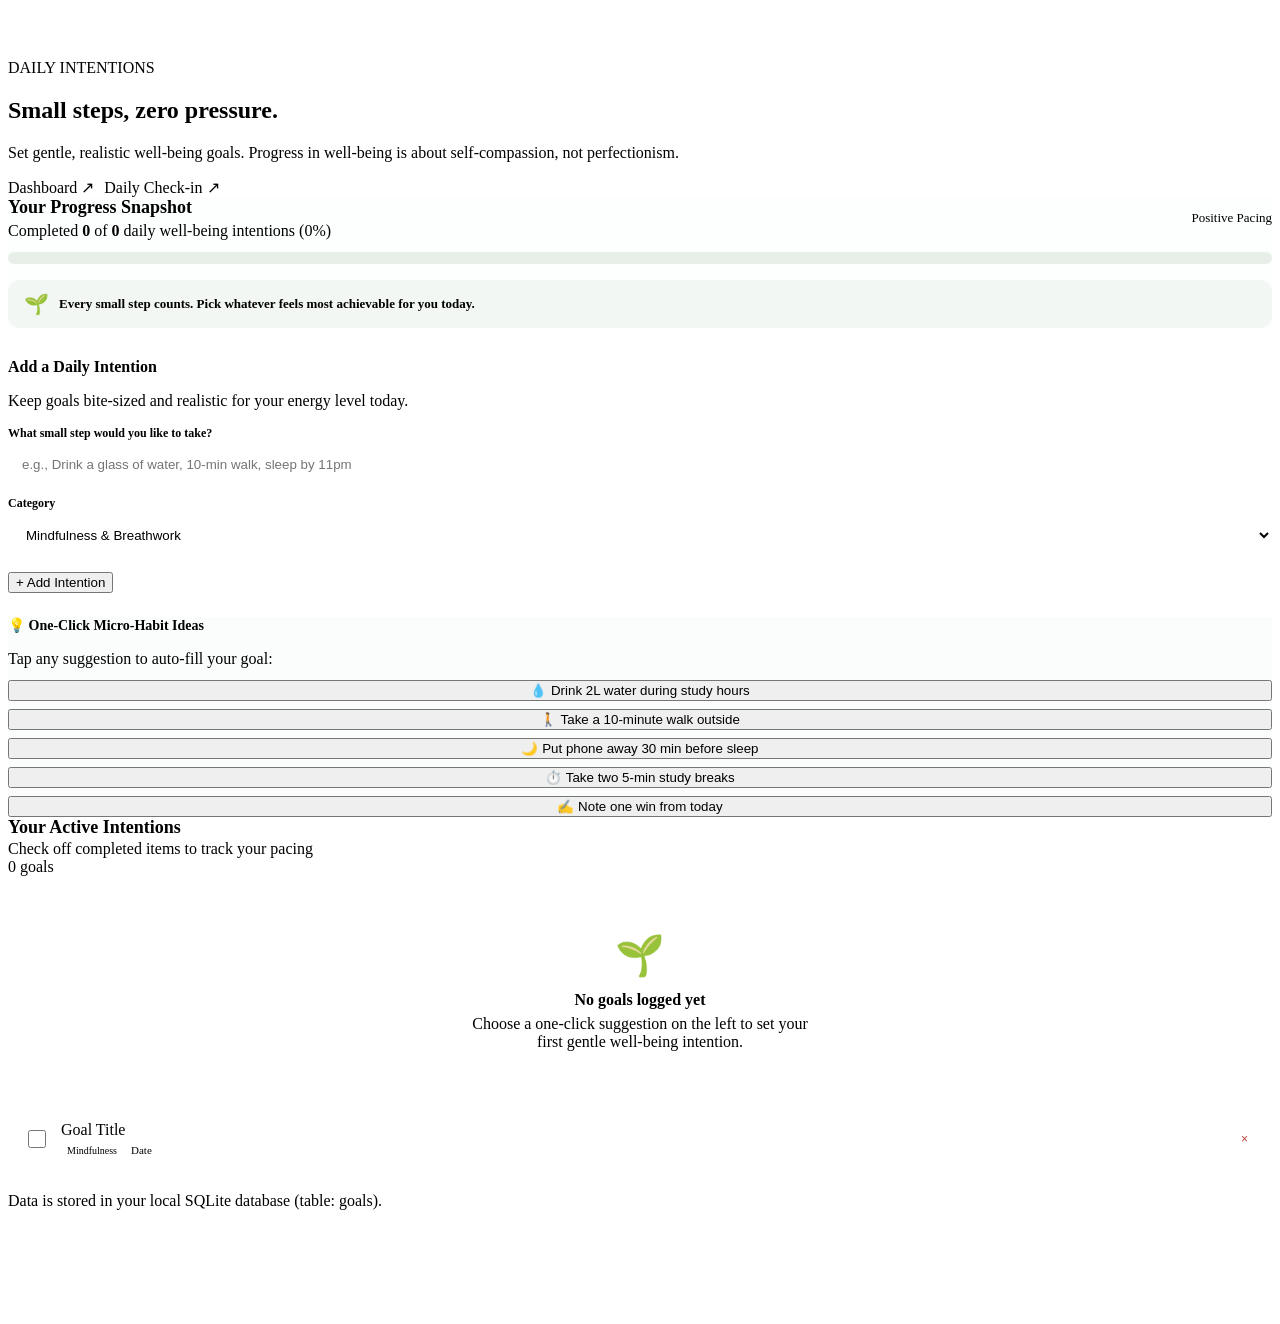
<file: src/main/resources/templates/goals.html>
<!DOCTYPE html>
<html lang="en" xmlns:th="http://www.thymeleaf.org">
<head th:replace="~{fragments/layout :: head('Well-being Goals & Habits')}"></head>
<body>

    <header th:replace="~{fragments/layout :: header('goals')}"></header>
    <div th:replace="~{fragments/layout :: alerts}"></div>

    <main class="wrap" style="padding-top: 35px; padding-bottom: 90px;">
        <div class="heading">
            <div>
                <p class="eyebrow">DAILY INTENTIONS</p>
                <h2>Small steps, zero pressure.</h2>
                <p class="muted">Set gentle, realistic well-being goals. Progress in well-being is about self-compassion, not perfectionism.</p>
            </div>
            <div style="display: flex; gap: 10px;">
                <a th:href="@{/dashboard}" class="navbtn-ghost">Dashboard ↗</a>
                <a th:href="@{/#checkin}" class="navbtn-ghost">Daily Check-in ↗</a>
            </div>
        </div>

        <!-- Weekly Progress Card with Positive Feedback -->
        <div class="panel progress-card" style="margin-bottom: 30px; background: #fdfefe; border: 1px solid var(--line);">
            <div style="display: flex; justify-content: space-between; align-items: center; margin-bottom: 12px; flex-wrap: wrap; gap: 10px;">
                <div>
                    <h3 style="margin: 0; font-size: 18px;">Your Progress Snapshot</h3>
                    <p class="muted small" style="margin: 4px 0 0;">
                        Completed <strong th:text="${stats.completedCount}">0</strong> of <strong th:text="${stats.totalCount}">0</strong> daily well-being intentions (<span th:text="${stats.percent} + '%'">0%</span>)
                    </p>
                </div>
                <span class="pill pill-ai" style="font-size: 13px;">Positive Pacing</span>
            </div>

            <!-- Progress Bar -->
            <div class="progress-track" style="width: 100%; height: 12px; background: #e8efe9; border-radius: 999px; overflow: hidden; margin-bottom: 16px;">
                <div class="progress-fill" id="goalProgressBar" 
                     th:style="'width: ' + ${stats.percent} + '%; height: 100%; background: linear-gradient(90deg, #497e6b, #6ab198); border-radius: 999px; transition: width 0.4s ease;'">
                </div>
            </div>

            <!-- Warm Encouraging Feedback Badge -->
            <div class="feedback-badge" style="display: flex; align-items: center; gap: 10px; background: #f2f7f3; padding: 12px 16px; border-radius: 12px;">
                <span style="font-size: 20px;">🌱</span>
                <p style="margin: 0; font-size: 13px; color: var(--green-dark); font-weight: 600;" th:text="${stats.feedbackMessage}">
                    Every small step counts. Pick whatever feels most achievable for you today.
                </p>
            </div>
        </div>

        <div class="cols" style="align-items: start;">
            <!-- Left: Add New Goal Form & One-Click Ideas -->
            <div>
                <div class="panel" style="margin-bottom: 24px;">
                    <h3 style="font-size: 16px; margin: 0 0 6px;">Add a Daily Intention</h3>
                    <p class="muted small" style="margin-bottom: 16px;">Keep goals bite-sized and realistic for your energy level today.</p>

                    <form th:action="@{/goals/add}" th:object="${goalForm}" method="post">
                        <div class="form-group" style="margin-bottom: 14px;">
                            <label for="goalTitle" style="font-size: 12px; font-weight: 700; color: var(--ink); display: block; margin-bottom: 6px;">
                                What small step would you like to take?
                            </label>
                            <input id="goalTitle" th:field="*{title}" placeholder="e.g., Drink a glass of water, 10-min walk, sleep by 11pm" required maxlength="200" autocomplete="off" style="width: 100%; padding: 10px 14px; border: 1px solid var(--line); border-radius: 10px;">
                        </div>

                        <div class="form-group" style="margin-bottom: 18px;">
                            <label for="goalCategory" style="font-size: 12px; font-weight: 700; color: var(--ink); display: block; margin-bottom: 6px;">
                                Category
                            </label>
                            <select id="goalCategory" th:field="*{category}" style="width: 100%; padding: 10px 14px; border: 1px solid var(--line); border-radius: 10px; background: #fff;">
                                <option value="Mindfulness">Mindfulness &amp; Breathwork</option>
                                <option value="Rest">Rest &amp; Sleep Routine</option>
                                <option value="Hydration">Hydration &amp; Nourishment</option>
                                <option value="Movement">Movement &amp; Fresh Air</option>
                                <option value="Study Pacing">Study Pacing &amp; Breaks</option>
                                <option value="Connection">Social Connection</option>
                            </select>
                        </div>

                        <button type="submit" class="btn full">+ Add Intention</button>
                    </form>
                </div>

                <!-- One-Click Starter Ideas -->
                <div class="panel" style="background: #fbfdfc;">
                    <h4 style="font-size: 14px; margin: 0 0 10px; color: var(--green-dark);">💡 One-Click Micro-Habit Ideas</h4>
                    <p class="muted small" style="margin-bottom: 12px;">Tap any suggestion to auto-fill your goal:</p>

                    <div style="display: flex; flex-direction: column; gap: 8px;">
                        <button type="button" class="preset-goal-chip" data-title="Drink 2 liters of water throughout study hours" data-cat="Hydration">
                            💧 Drink 2L water during study hours
                        </button>
                        <button type="button" class="preset-goal-chip" data-title="Take a 10-minute walk outside away from screens" data-cat="Movement">
                            🚶 Take a 10-minute walk outside
                        </button>
                        <button type="button" class="preset-goal-chip" data-title="Put phone away 30 minutes before sleep" data-cat="Rest">
                            🌙 Put phone away 30 min before sleep
                        </button>
                        <button type="button" class="preset-goal-chip" data-title="Take two intentional 5-minute study breaks" data-cat="Study Pacing">
                            ⏱️ Take two 5-min study breaks
                        </button>
                        <button type="button" class="preset-goal-chip" data-title="Write down one win or positive moment from today" data-cat="Mindfulness">
                            ✍️ Note one win from today
                        </button>
                    </div>
                </div>
            </div>

            <!-- Right: Today's Goals List -->
            <div class="panel">
                <div class="row" style="margin-bottom: 16px;">
                    <div>
                        <h3 style="margin: 0; font-size: 18px;">Your Active Intentions</h3>
                        <p class="muted small" style="margin: 2px 0 0;">Check off completed items to track your pacing</p>
                    </div>
                    <span class="pill" th:text="${stats.totalCount} + ' goals'">0 goals</span>
                </div>

                <!-- Empty State -->
                <div th:if="${#lists.isEmpty(stats.goals)}" style="text-align: center; padding: 40px 20px; color: var(--muted);">
                    <div style="font-size: 40px; margin-bottom: 12px;">🌱</div>
                    <h4 style="margin: 0 0 6px; font-size: 16px; color: var(--ink);">No goals logged yet</h4>
                    <p class="small" style="max-width: 340px; margin: 0 auto 16px;">
                        Choose a one-click suggestion on the left to set your first gentle well-being intention.
                    </p>
                </div>

                <!-- Goals Checklist -->
                <div class="goals-checklist" style="display: grid; gap: 12px;">
                    <div th:each="g : ${stats.goals}" class="goal-item" th:classappend="${g.completed ? 'completed' : ''}" 
                         style="display: flex; justify-content: space-between; align-items: center; padding: 14px 16px; background: #fff; border: 1px solid var(--line); border-radius: 12px; transition: all 0.2s ease;">
                        
                        <div style="display: flex; align-items: center; gap: 12px; flex: 1;">
                            <input type="checkbox" class="goal-checkbox" th:attr="data-id=${g.id}" th:checked="${g.completed}" 
                                   style="width: 18px; height: 18px; accent-color: var(--green); cursor: pointer;">
                            <div style="flex: 1;">
                                <div style="display: flex; align-items: center; gap: 8px;">
                                    <span class="goal-title-text" th:text="${g.title}" th:style="${g.completed ? 'text-decoration: line-through; color: #88968e;' : 'font-weight: 600; color: var(--ink);'}">
                                        Goal Title
                                    </span>
                                </div>
                                <div style="display: flex; gap: 8px; margin-top: 4px; align-items: center;">
                                    <span class="pill" style="font-size: 10px; padding: 2px 6px;" th:text="${g.category}">Mindfulness</span>
                                    <small class="muted" style="font-size: 11px;" th:text="${#temporals.format(g.createdAt, 'MMM d, HH:mm')}">Date</small>
                                </div>
                            </div>
                        </div>

                        <!-- Delete Button -->
                        <form th:action="@{'/goals/' + ${g.id} + '/delete'}" method="post" style="margin: 0;">
                            <button type="submit" class="navbtn-ghost" title="Delete goal" style="padding: 4px 8px; font-size: 12px; color: #b84438; border: none; background: transparent;">
                                &times;
                            </button>
                        </form>
                    </div>
                </div>

                <p class="tiny center" style="margin-top: 20px; color: var(--muted);">
                    Data is stored in your local SQLite database (table: goals).
                </p>
            </div>
        </div>
    </main>

    <footer th:replace="~{fragments/layout :: footer}"></footer>
    <script th:src="@{/js/main.js}"></script>
</body>
</html>
</file>
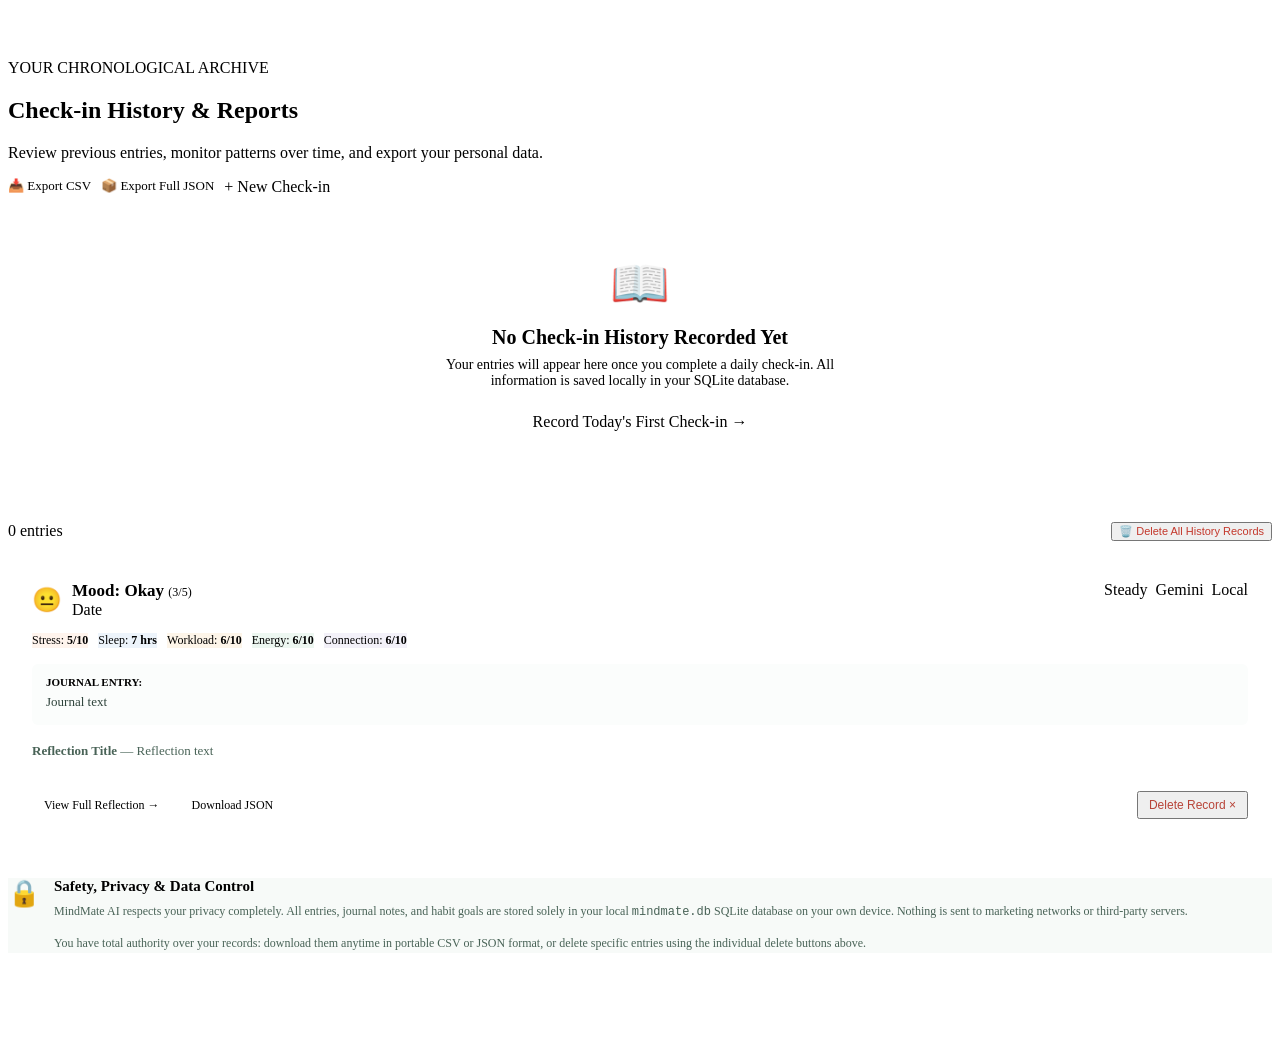
<file: src/main/resources/templates/history.html>
<!DOCTYPE html>
<html lang="en" xmlns:th="http://www.thymeleaf.org">
<head th:replace="~{fragments/layout :: head('Check-in History & Reports')}"></head>
<body>

    <header th:replace="~{fragments/layout :: header('history')}"></header>
    <div th:replace="~{fragments/layout :: alerts}"></div>

    <main class="wrap" style="padding-top: 35px; padding-bottom: 90px;">
        <div class="heading">
            <div>
                <p class="eyebrow">YOUR CHRONOLOGICAL ARCHIVE</p>
                <h2>Check-in History &amp; Reports</h2>
                <p class="muted">Review previous entries, monitor patterns over time, and export your personal data.</p>
            </div>
            <div style="display: flex; gap: 10px; flex-wrap: wrap;">
                <a th:href="@{/history/export/csv}" class="btn light" style="font-size: 13px;">
                    📥 Export CSV
                </a>
                <a th:href="@{/history/export/json}" class="btn light" style="font-size: 13px;">
                    📦 Export Full JSON
                </a>
                <a th:href="@{/#checkin}" class="navbtn">
                    + New Check-in
                </a>
            </div>
        </div>

        <!-- Empty State -->
        <div class="panel" th:if="${#lists.isEmpty(checkIns)}" style="text-align: center; padding: 60px 20px; margin-bottom: 30px;">
            <div style="font-size: 48px; margin-bottom: 14px;">📖</div>
            <h3 style="margin: 0 0 8px; font-size: 20px;">No Check-in History Recorded Yet</h3>
            <p class="muted" style="max-width: 440px; margin: 0 auto 24px; font-size: 14px;">
                Your entries will appear here once you complete a daily check-in. All information is saved locally in your SQLite database.
            </p>
            <a th:href="@{/#checkin}" class="btn">
                Record Today's First Check-in &rarr;
            </a>
        </div>

        <!-- History Log Entries -->
        <div th:unless="${#lists.isEmpty(checkIns)}">
            <div style="display: flex; justify-content: space-between; align-items: center; margin-bottom: 16px;">
                <span class="pill" th:text="${totalCount} + ' total entries recorded'">0 entries</span>
                
                <form th:action="@{/history/clear}" method="post" onsubmit="return confirm('Are you sure you want to delete all historical check-in records? This action cannot be undone.');" style="margin: 0;">
                    <button type="submit" class="navbtn-ghost" style="color: #c4382c; font-size: 11px;">
                        🗑️ Delete All History Records
                    </button>
                </form>
            </div>

            <div style="display: grid; gap: 18px; margin-bottom: 35px;">
                <article class="panel history-entry-card" th:each="c : ${checkIns}" style="padding: 24px; border: 1px solid var(--line); background: #fff;">
                    <div style="display: flex; justify-content: space-between; align-items: start; margin-bottom: 14px; flex-wrap: wrap; gap: 10px;">
                        <div>
                            <div style="display: flex; align-items: center; gap: 10px;">
                                <span style="font-size: 24px;" th:text="${c.moodEmoji != null ? c.moodEmoji : '😐'}">😐</span>
                                <div>
                                    <h4 style="margin: 0; font-size: 17px; color: var(--ink);">
                                        Mood: <span th:text="${c.moodLabel != null ? c.moodLabel : 'Okay'}">Okay</span>
                                        <small class="muted" style="font-weight: normal; font-size: 12px;" th:text="'(' + ${c.moodScore} + ' / 5)'">(3/5)</small>
                                    </h4>
                                    <span class="muted tiny" th:text="${#temporals.format(c.createdAt, 'EEEE, MMMM d, yyyy · HH:mm')}">Date</span>
                                </div>
                            </div>
                        </div>

                        <div style="display: flex; gap: 8px; align-items: center;">
                            <span class="pill" th:classappend="${c.signalClass}" th:text="${c.signal}">Steady</span>
                            <span class="pill pill-ai" th:if="${c.aiGenerated}">Gemini</span>
                            <span class="pill" th:unless="${c.aiGenerated}">Local</span>
                        </div>
                    </div>

                    <!-- 5 Metric Badges -->
                    <div style="display: flex; gap: 10px; flex-wrap: wrap; margin-bottom: 16px;">
                        <span class="pill" style="font-size: 12px; background: #fff4ed; border-color: #f7d2b8;">
                            Stress: <strong th:text="${c.stress} + '/10'">5/10</strong>
                        </span>
                        <span class="pill" style="font-size: 12px; background: #edf4fb; border-color: #c9def3;">
                            Sleep: <strong th:text="${c.sleep} + ' hrs'">7 hrs</strong>
                        </span>
                        <span class="pill" style="font-size: 12px; background: #fdf5e9; border-color: #fae1ba;">
                            Workload: <strong th:text="${c.workload} + '/10'">6/10</strong>
                        </span>
                        <span class="pill" style="font-size: 12px; background: #edf7f1; border-color: #c7ebd3;">
                            Energy: <strong th:text="${c.energy} + '/10'">6/10</strong>
                        </span>
                        <span class="pill" style="font-size: 12px; background: #f3f1f9; border-color: #ddd8f2;">
                            Connection: <strong th:text="${c.connection} + '/10'">6/10</strong>
                        </span>
                    </div>

                    <!-- Journal Notes (if provided) -->
                    <div th:if="${c.notes != null and !c.notes.isBlank()}" style="margin-bottom: 16px; padding: 12px 14px; background: #fbfdfc; border-left: 3px solid var(--green); border-radius: 6px;">
                        <strong style="font-size: 11px; text-transform: uppercase; color: var(--green-dark); display: block; margin-bottom: 4px;">Journal Entry:</strong>
                        <p style="margin: 0; font-size: 13px; color: #2e433b; line-height: 1.6;" th:text="${c.notes}">Journal text</p>
                    </div>

                    <!-- Reflection Summary Snippet -->
                    <div style="font-size: 13px; color: #496357; margin-bottom: 16px; line-height: 1.6;">
                        <strong th:text="${c.title}">Reflection Title</strong> — <span th:text="${c.text}">Reflection text</span>
                    </div>

                    <!-- Action Controls -->
                    <div style="display: flex; justify-content: space-between; align-items: center; border-top: 1px solid var(--line); padding-top: 14px; flex-wrap: wrap; gap: 10px;">
                        <div style="display: flex; gap: 8px;">
                            <a th:href="@{'/reflection/' + ${c.id}}" class="navbtn-ghost" style="font-size: 12px; padding: 5px 12px;">
                                View Full Reflection &rarr;
                            </a>
                            <a th:href="@{'/reflection/' + ${c.id} + '/download'}" class="navbtn-ghost" style="font-size: 12px; padding: 5px 12px;">
                                Download JSON
                            </a>
                        </div>

                        <form th:action="@{'/checkin/' + ${c.id} + '/delete'}" method="post" onsubmit="return confirm('Delete this check-in entry?');" style="margin: 0;">
                            <input type="hidden" name="redirect" value="history">
                            <button type="submit" class="navbtn-ghost" style="color: #b84438; font-size: 12px; padding: 5px 10px;">
                                Delete Record &times;
                            </button>
                        </form>
                    </div>
                </article>
            </div>
        </div>

        <!-- Privacy & Data Governance Section -->
        <div class="panel" style="background: #f7faf8; border: 1px solid var(--line);">
            <div style="display: flex; align-items: start; gap: 14px;">
                <span style="font-size: 26px;">🔒</span>
                <div>
                    <h4 style="margin: 0 0 6px; font-size: 15px; color: var(--green-dark);">Safety, Privacy &amp; Data Control</h4>
                    <p style="margin: 0 0 10px; font-size: 12px; color: #496357; line-height: 1.7;">
                        MindMate AI respects your privacy completely. All entries, journal notes, and habit goals are stored solely in your local <code>mindmate.db</code> SQLite database on your own device. Nothing is sent to marketing networks or third-party servers.
                    </p>
                    <p style="margin: 0; font-size: 12px; color: #496357; line-height: 1.7;">
                        You have total authority over your records: download them anytime in portable CSV or JSON format, or delete specific entries using the individual delete buttons above.
                    </p>
                </div>
            </div>
        </div>
    </main>

    <footer th:replace="~{fragments/layout :: footer}"></footer>
    <script th:src="@{/js/main.js}"></script>
</body>
</html>
</file>
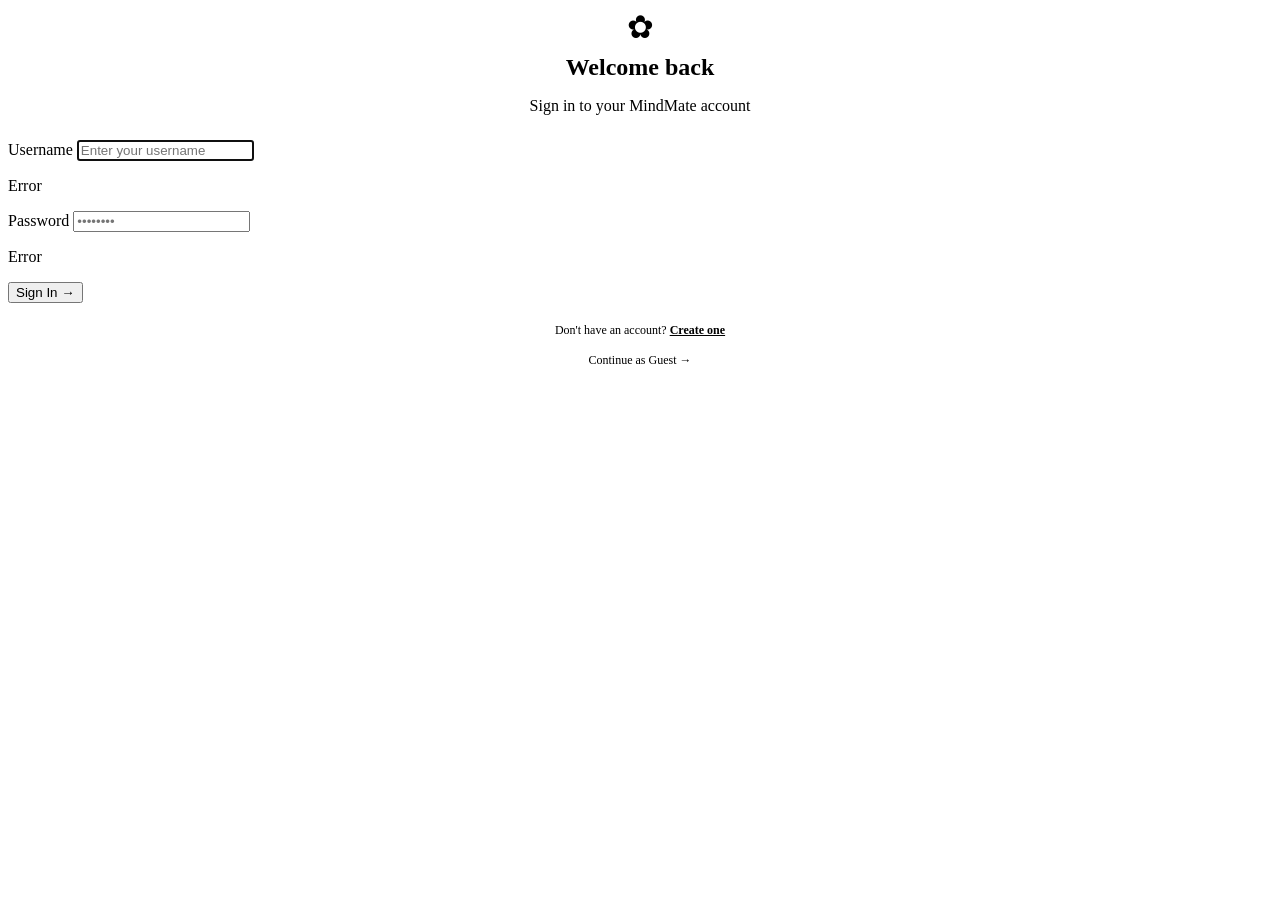
<file: src/main/resources/templates/login.html>
<!DOCTYPE html>
<html lang="en" xmlns:th="http://www.thymeleaf.org">
<head th:replace="~{fragments/layout :: head('Sign In')}"></head>
<body>

    <header th:replace="~{fragments/layout :: header('login')}"></header>
    <div th:replace="~{fragments/layout :: alerts}"></div>

    <main class="wrap">
        <div class="auth-container">
            <div class="auth-panel">
                <div style="text-align: center; margin-bottom: 25px;">
                    <span style="font-size: 32px; color: var(--green);">✿</span>
                    <h2 style="font-size: 24px; margin: 8px 0 4px;">Welcome back</h2>
                    <p class="muted small">Sign in to your MindMate account</p>
                </div>

                <form th:action="@{/login}" th:object="${loginForm}" method="post">
                    <div class="form-group">
                        <label for="username">Username</label>
                        <input id="username" th:field="*{username}" type="text" required autofocus placeholder="Enter your username">
                        <p class="form-error" th:if="${#fields.hasErrors('username')}" th:errors="*{username}">Error</p>
                    </div>

                    <div class="form-group">
                        <label for="password">Password</label>
                        <input id="password" th:field="*{password}" type="password" required placeholder="••••••••">
                        <p class="form-error" th:if="${#fields.hasErrors('password')}" th:errors="*{password}">Error</p>
                    </div>

                    <button type="submit" class="btn full">Sign In &rarr;</button>
                </form>

                <div style="text-align: center; margin-top: 20px; font-size: 12px; color: var(--muted);">
                    Don't have an account? <a th:href="@{/register}" style="color: var(--green); font-weight: 700; text-decoration: underline;">Create one</a>
                    <br><br>
                    <a th:href="@{/}" class="navbtn-ghost" style="display: inline-block;">Continue as Guest &rarr;</a>
                </div>
            </div>
        </div>
    </main>

    <footer th:replace="~{fragments/layout :: footer}"></footer>
    <script th:src="@{/js/main.js}"></script>
</body>
</html>
</file>
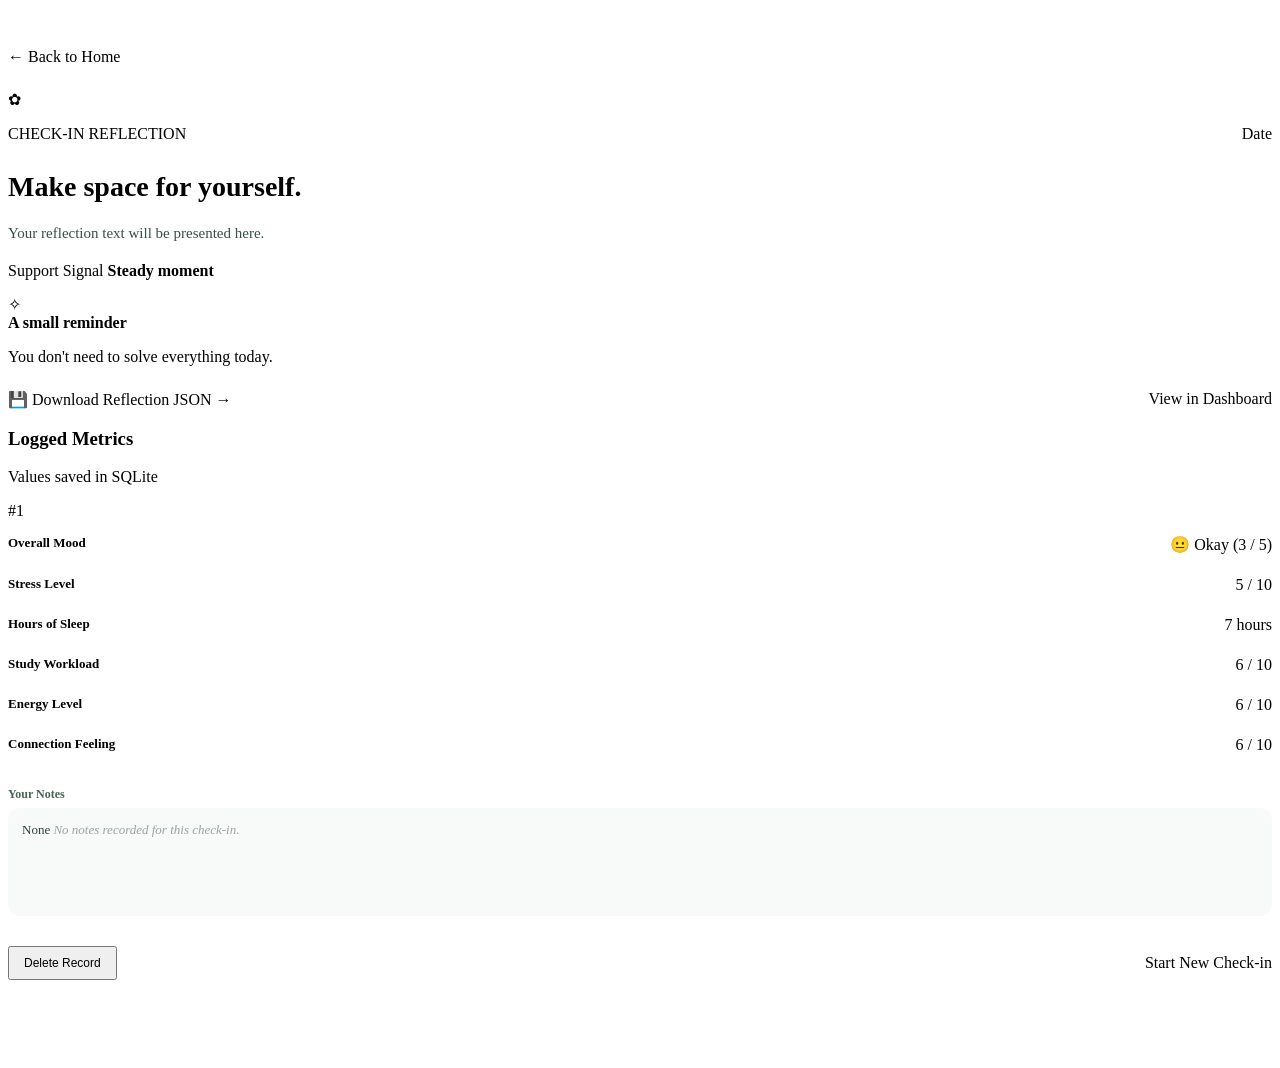
<file: src/main/resources/templates/reflection.html>
<!DOCTYPE html>
<html lang="en" xmlns:th="http://www.thymeleaf.org">
<head th:replace="~{fragments/layout :: head('Reflection Details')}"></head>
<body>

    <header th:replace="~{fragments/layout :: header('checkin')}"></header>
    <div th:replace="~{fragments/layout :: alerts}"></div>

    <main class="wrap" style="padding-top: 40px; padding-bottom: 80px;">
        <div style="margin-bottom: 24px;">
            <a th:href="@{/}" class="pill">&larr; Back to Home</a>
        </div>

        <div class="cols">
            <!-- Left: Full Reflection -->
            <div class="panel reflection">
                <div class="flower">✿</div>
                
                <div style="display: flex; justify-content: space-between; align-items: center;">
                    <p class="eyebrow" th:text="${checkIn.aiGenerated ? '✨ GEMINI AI REFLECTION' : '🌱 CHECK-IN REFLECTION'}">
                        CHECK-IN REFLECTION
                    </p>
                    <span class="pill" th:text="${#temporals.format(checkIn.createdAt, 'EEE, MMM d, yyyy - HH:mm')}">Date</span>
                </div>

                <h2 style="font-size: 28px; margin: 10px 0 16px; line-height: 1.25;" th:text="${checkIn.title}">
                    Make space for yourself.
                </h2>

                <p style="font-size: 15px; line-height: 1.8; color: #384f45;" th:text="${checkIn.text}">
                    Your reflection text will be presented here.
                </p>

                <div class="signal">
                    <span>Support Signal</span>
                    <b th:classappend="${checkIn.signalClass}" th:text="${checkIn.signal}">Steady moment</b>
                </div>

                <div class="tip" style="margin-top: 15px;">
                    <span>✧</span>
                    <div>
                        <strong th:text="${checkIn.tipTitle}">A small reminder</strong>
                        <p th:text="${checkIn.tipBody}">You don't need to solve everything today.</p>
                    </div>
                </div>

                <div style="display: flex; gap: 12px; margin-top: 24px; flex-wrap: wrap;">
                    <a th:href="@{'/reflection/' + ${checkIn.id} + '/download'}" class="btn" style="flex: 1;">
                        💾 Download Reflection JSON &rarr;
                    </a>
                    <a th:href="@{/dashboard}" class="btn light">
                        View in Dashboard
                    </a>
                </div>
            </div>

            <!-- Right: Check-in Details & Notes -->
            <div class="panel">
                <div class="row">
                    <div>
                        <h3>Logged Metrics</h3>
                        <p class="muted small">Values saved in SQLite</p>
                    </div>
                    <span class="pill" th:text="'ID #' + ${checkIn.id}">#1</span>
                </div>

                <div style="display: grid; gap: 14px; margin-top: 15px;">
                    <div style="display: flex; justify-content: space-between; border-bottom: 1px solid var(--line); padding-bottom: 8px;">
                        <span style="font-size: 13px; font-weight: 600;">Overall Mood</span>
                        <span class="pill" th:text="${(checkIn.moodEmoji != null ? checkIn.moodEmoji : '😐') + ' ' + (checkIn.moodLabel != null ? checkIn.moodLabel : 'Okay') + ' (' + checkIn.moodScore + ' / 5)'}">😐 Okay (3 / 5)</span>
                    </div>
                    <div style="display: flex; justify-content: space-between; border-bottom: 1px solid var(--line); padding-bottom: 8px;">
                        <span style="font-size: 13px; font-weight: 600;">Stress Level</span>
                        <span class="pill" th:text="${checkIn.stress} + ' / 10'">5 / 10</span>
                    </div>
                    <div style="display: flex; justify-content: space-between; border-bottom: 1px solid var(--line); padding-bottom: 8px;">
                        <span style="font-size: 13px; font-weight: 600;">Hours of Sleep</span>
                        <span class="pill" th:text="${checkIn.sleep} + ' hours'">7 hours</span>
                    </div>
                    <div style="display: flex; justify-content: space-between; border-bottom: 1px solid var(--line); padding-bottom: 8px;">
                        <span style="font-size: 13px; font-weight: 600;">Study Workload</span>
                        <span class="pill" th:text="${checkIn.workload} + ' / 10'">6 / 10</span>
                    </div>
                    <div style="display: flex; justify-content: space-between; border-bottom: 1px solid var(--line); padding-bottom: 8px;">
                        <span style="font-size: 13px; font-weight: 600;">Energy Level</span>
                        <span class="pill" th:text="${checkIn.energy} + ' / 10'">6 / 10</span>
                    </div>
                    <div style="display: flex; justify-content: space-between; border-bottom: 1px solid var(--line); padding-bottom: 8px;">
                        <span style="font-size: 13px; font-weight: 600;">Connection Feeling</span>
                        <span class="pill" th:text="${checkIn.connection} + ' / 10'">6 / 10</span>
                    </div>
                </div>

                <div style="margin-top: 25px;">
                    <strong style="font-size: 12px; color: #4b6356; display: block; margin-bottom: 6px;">Your Notes</strong>
                    <div style="background: #f7faf8; border: 1px solid var(--line); border-radius: 12px; padding: 14px; font-size: 13px; min-height: 80px; color: #2e433b;">
                        <span th:if="${checkIn.notes != null and !checkIn.notes.isBlank()}" th:text="${checkIn.notes}">None</span>
                        <em th:unless="${checkIn.notes != null and !checkIn.notes.isBlank()}" style="color: #9aa49e;">No notes recorded for this check-in.</em>
                    </div>
                </div>

                <div style="margin-top: 30px; display: flex; justify-content: space-between; align-items: center;">
                    <form th:action="@{'/checkin/' + ${checkIn.id} + '/delete'}" method="post" onsubmit="return confirm('Delete this check-in record?');">
                        <button type="submit" class="btn danger" style="padding: 8px 14px; font-size: 12px;">Delete Record</button>
                    </form>
                    <a th:href="@{/#checkin}" class="navbtn-ghost">Start New Check-in</a>
                </div>
            </div>
        </div>
    </main>

    <footer th:replace="~{fragments/layout :: footer}"></footer>
    <script th:src="@{/js/main.js}"></script>
</body>
</html>
</file>
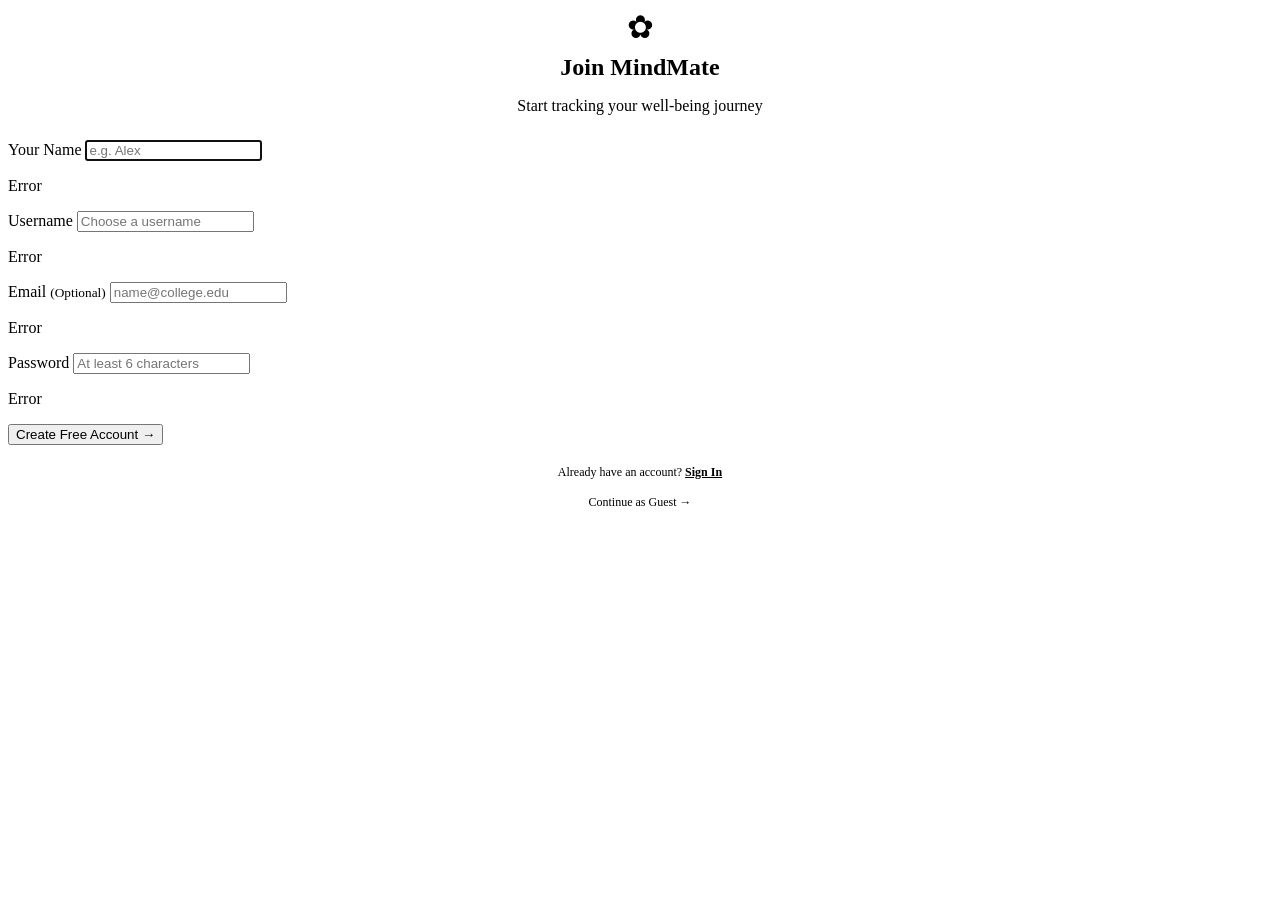
<file: src/main/resources/templates/register.html>
<!DOCTYPE html>
<html lang="en" xmlns:th="http://www.thymeleaf.org">
<head th:replace="~{fragments/layout :: head('Create Account')}"></head>
<body>

    <header th:replace="~{fragments/layout :: header('register')}"></header>
    <div th:replace="~{fragments/layout :: alerts}"></div>

    <main class="wrap">
        <div class="auth-container">
            <div class="auth-panel">
                <div style="text-align: center; margin-bottom: 25px;">
                    <span style="font-size: 32px; color: var(--green);">✿</span>
                    <h2 style="font-size: 24px; margin: 8px 0 4px;">Join MindMate</h2>
                    <p class="muted small">Start tracking your well-being journey</p>
                </div>

                <form th:action="@{/register}" th:object="${registerForm}" method="post">
                    <div class="form-group">
                        <label for="displayName">Your Name</label>
                        <input id="displayName" th:field="*{displayName}" type="text" required placeholder="e.g. Alex" autofocus>
                        <p class="form-error" th:if="${#fields.hasErrors('displayName')}" th:errors="*{displayName}">Error</p>
                    </div>

                    <div class="form-group">
                        <label for="username">Username</label>
                        <input id="username" th:field="*{username}" type="text" required placeholder="Choose a username">
                        <p class="form-error" th:if="${#fields.hasErrors('username')}" th:errors="*{username}">Error</p>
                    </div>

                    <div class="form-group">
                        <label for="email">Email <small style="color: var(--muted);">(Optional)</small></label>
                        <input id="email" th:field="*{email}" type="email" placeholder="name@college.edu">
                        <p class="form-error" th:if="${#fields.hasErrors('email')}" th:errors="*{email}">Error</p>
                    </div>

                    <div class="form-group">
                        <label for="password">Password</label>
                        <input id="password" th:field="*{password}" type="password" required placeholder="At least 6 characters">
                        <p class="form-error" th:if="${#fields.hasErrors('password')}" th:errors="*{password}">Error</p>
                    </div>

                    <button type="submit" class="btn full">Create Free Account &rarr;</button>
                </form>

                <div style="text-align: center; margin-top: 20px; font-size: 12px; color: var(--muted);">
                    Already have an account? <a th:href="@{/login}" style="color: var(--green); font-weight: 700; text-decoration: underline;">Sign In</a>
                    <br><br>
                    <a th:href="@{/}" class="navbtn-ghost" style="display: inline-block;">Continue as Guest &rarr;</a>
                </div>
            </div>
        </div>
    </main>

    <footer th:replace="~{fragments/layout :: footer}"></footer>
    <script th:src="@{/js/main.js}"></script>
</body>
</html>
</file>
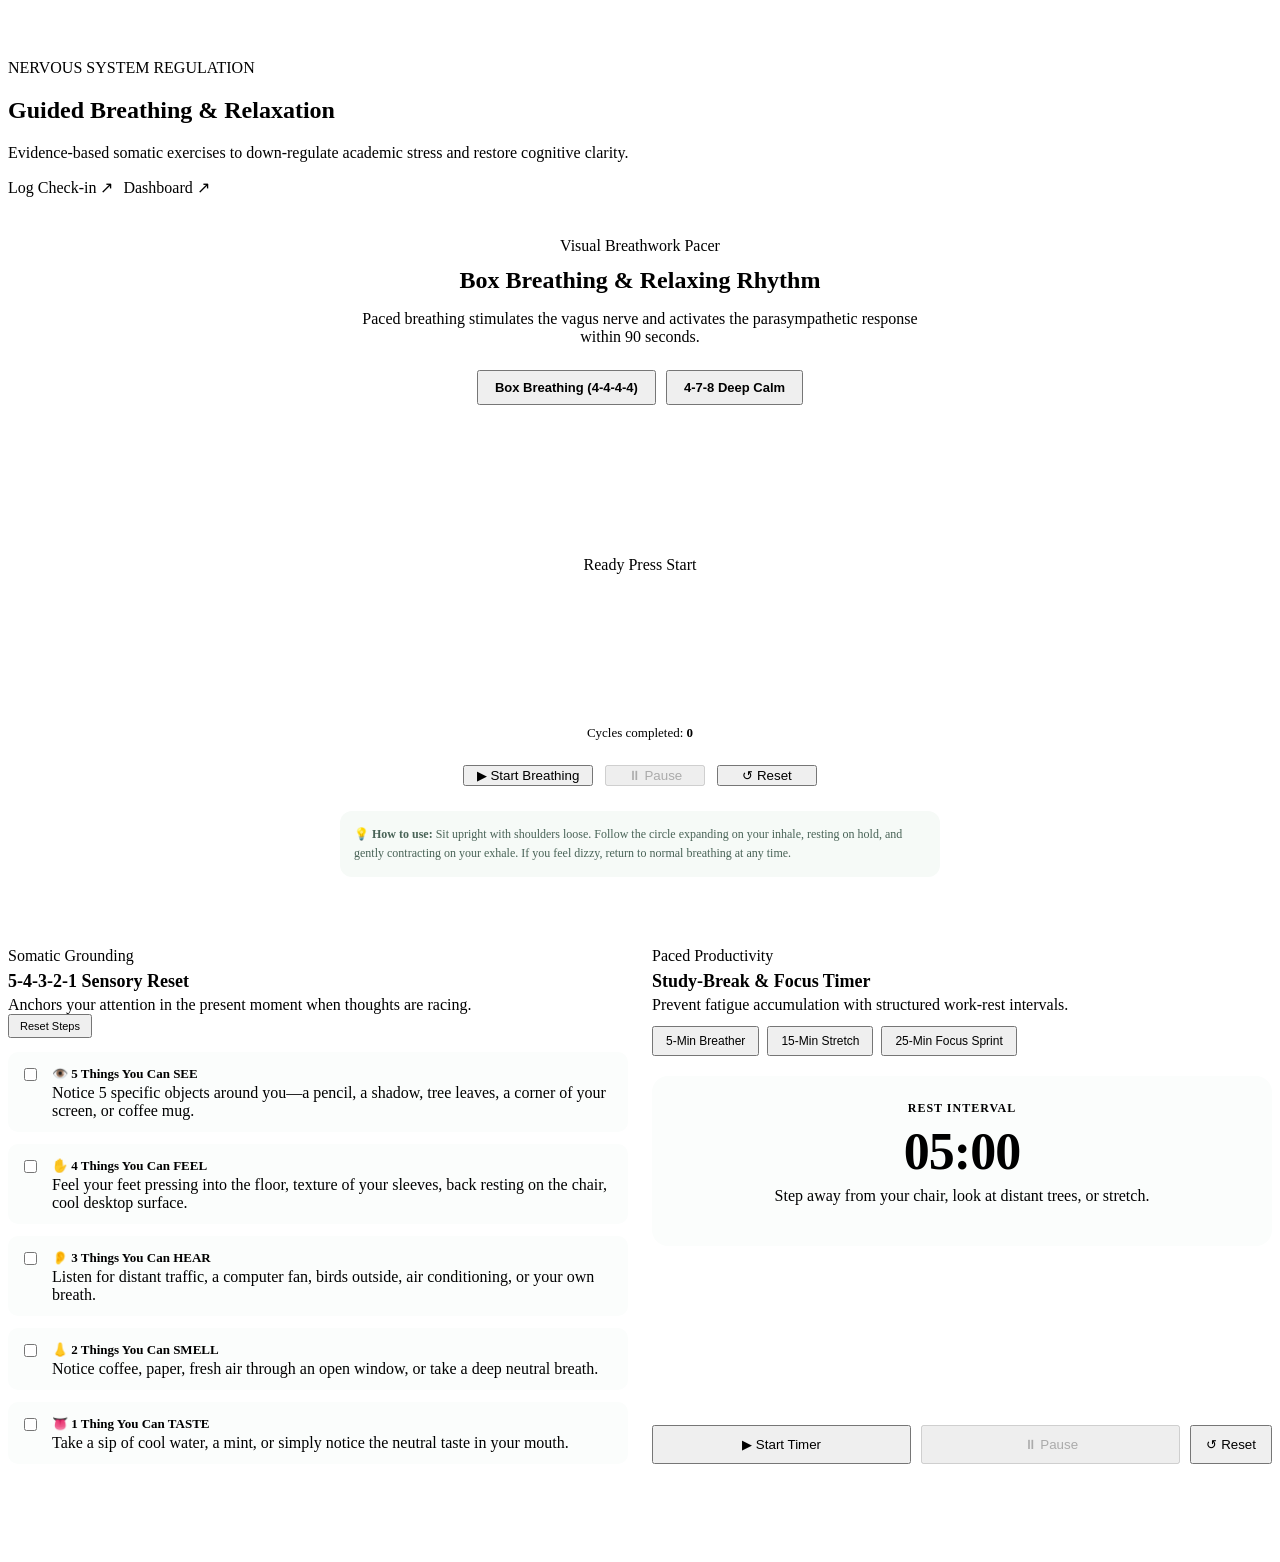
<file: src/main/resources/templates/relaxation.html>
<!DOCTYPE html>
<html lang="en" xmlns:th="http://www.thymeleaf.org">
<head th:replace="~{fragments/layout :: head('Guided Breathing & Relaxation')}"></head>
<body>

    <header th:replace="~{fragments/layout :: header('relaxation')}"></header>
    <div th:replace="~{fragments/layout :: alerts}"></div>

    <main class="wrap" style="padding-top: 35px; padding-bottom: 90px;">
        <div class="heading">
            <div>
                <p class="eyebrow">NERVOUS SYSTEM REGULATION</p>
                <h2>Guided Breathing &amp; Relaxation</h2>
                <p class="muted">Evidence-based somatic exercises to down-regulate academic stress and restore cognitive clarity.</p>
            </div>
            <div style="display: flex; gap: 10px;">
                <a th:href="@{/#checkin}" class="navbtn-ghost">Log Check-in ↗</a>
                <a th:href="@{/dashboard}" class="navbtn-ghost">Dashboard ↗</a>
            </div>
        </div>

        <!-- 3 Interactive Sections: Breathing, Grounding, Study-Break Timer -->
        <div class="relaxation-grid" style="display: grid; grid-template-columns: 1fr; gap: 30px;">

            <!-- Section 1: Animated Breathing Exercise -->
            <div class="panel breathing-container" id="breathingSection" style="text-align: center; padding: 40px 20px;">
                <div style="max-width: 600px; margin: 0 auto;">
                    <span class="pill" style="margin-bottom: 12px; display: inline-block;">Visual Breathwork Pacer</span>
                    <h3 style="font-size: 24px; margin: 0 0 8px;">Box Breathing &amp; Relaxing Rhythm</h3>
                    <p class="muted small" style="margin-bottom: 24px;">
                        Paced breathing stimulates the vagus nerve and activates the parasympathetic response within 90 seconds.
                    </p>

                    <!-- Technique Selector -->
                    <div class="technique-pills" style="display: flex; justify-content: center; gap: 10px; margin-bottom: 30px; flex-wrap: wrap;">
                        <button type="button" class="btn light active" id="techniqueBoxBtn" style="padding: 8px 16px; font-size: 13px; font-weight: 700;">
                            Box Breathing (4-4-4-4)
                        </button>
                        <button type="button" class="btn light" id="techniqueRelaxBtn" style="padding: 8px 16px; font-size: 13px; font-weight: 700;">
                            4-7-8 Deep Calm
                        </button>
                    </div>

                    <!-- Breathing Circle Visualizer -->
                    <div class="breathing-circle-wrapper" style="margin: 20px auto 30px; position: relative; width: 260px; height: 260px; display: flex; align-items: center; justify-content: center;">
                        <div class="breathing-halo" id="breathingHalo"></div>
                        <div class="breathing-circle" id="breathingCircle">
                            <span class="breathing-action" id="breathingAction">Ready</span>
                            <span class="breathing-timer" id="breathingTimer">Press Start</span>
                        </div>
                    </div>

                    <p class="breathing-cycle-count" id="cycleCountDisplay" style="font-size: 13px; color: var(--muted); margin-bottom: 24px;">
                        Cycles completed: <strong>0</strong>
                    </p>

                    <!-- Breathing Controls -->
                    <div class="breathing-controls" style="display: flex; justify-content: center; gap: 12px; flex-wrap: wrap;">
                        <button type="button" class="btn" id="startBreatheBtn" style="min-width: 130px;">
                            ▶ Start Breathing
                        </button>
                        <button type="button" class="btn light" id="pauseBreatheBtn" style="min-width: 100px;" disabled>
                            ⏸ Pause
                        </button>
                        <button type="button" class="btn light" id="resetBreatheBtn" style="min-width: 100px;">
                            ↺ Reset
                        </button>
                    </div>

                    <div style="margin-top: 25px; padding: 14px; background: #f6faf7; border-radius: 12px; font-size: 12px; color: #496357; text-align: left; line-height: 1.6;">
                        <strong>💡 How to use:</strong> Sit upright with shoulders loose. Follow the circle expanding on your inhale, resting on hold, and gently contracting on your exhale. If you feel dizzy, return to normal breathing at any time.
                    </div>
                </div>
            </div>

            <!-- Two-Column Section: Grounding & Study-Break Timer -->
            <div style="display: grid; grid-template-columns: repeat(auto-fit, minmax(360px, 1fr)); gap: 24px;">

                <!-- Section 2: 5-4-3-2-1 Sensory Grounding Tool -->
                <div class="panel" id="grounding">
                    <div class="row" style="margin-bottom: 14px;">
                        <div>
                            <span class="pill" style="margin-bottom: 6px; display: inline-block;">Somatic Grounding</span>
                            <h3 style="margin: 0; font-size: 18px;">5-4-3-2-1 Sensory Reset</h3>
                            <p class="muted small" style="margin: 4px 0 0;">Anchors your attention in the present moment when thoughts are racing.</p>
                        </div>
                        <button type="button" class="navbtn-ghost" id="resetGroundingBtn" style="font-size: 11px; padding: 4px 10px;">
                            Reset Steps
                        </button>
                    </div>

                    <div class="grounding-list" style="display: grid; gap: 12px;">
                        <label class="grounding-item" style="display: flex; gap: 12px; align-items: start; padding: 12px; background: #fbfdfc; border: 1px solid var(--line); border-radius: 10px; cursor: pointer;">
                            <input type="checkbox" class="grounding-check" style="margin-top: 4px; accent-color: var(--green);">
                            <div style="flex: 1;">
                                <strong style="font-size: 13px; color: var(--ink);">👁️ 5 Things You Can SEE</strong>
                                <p class="muted small" style="margin: 2px 0 0;">Notice 5 specific objects around you—a pencil, a shadow, tree leaves, a corner of your screen, or coffee mug.</p>
                            </div>
                        </label>

                        <label class="grounding-item" style="display: flex; gap: 12px; align-items: start; padding: 12px; background: #fbfdfc; border: 1px solid var(--line); border-radius: 10px; cursor: pointer;">
                            <input type="checkbox" class="grounding-check" style="margin-top: 4px; accent-color: var(--green);">
                            <div style="flex: 1;">
                                <strong style="font-size: 13px; color: var(--ink);">✋ 4 Things You Can FEEL</strong>
                                <p class="muted small" style="margin: 2px 0 0;">Feel your feet pressing into the floor, texture of your sleeves, back resting on the chair, cool desktop surface.</p>
                            </div>
                        </label>

                        <label class="grounding-item" style="display: flex; gap: 12px; align-items: start; padding: 12px; background: #fbfdfc; border: 1px solid var(--line); border-radius: 10px; cursor: pointer;">
                            <input type="checkbox" class="grounding-check" style="margin-top: 4px; accent-color: var(--green);">
                            <div style="flex: 1;">
                                <strong style="font-size: 13px; color: var(--ink);">👂 3 Things You Can HEAR</strong>
                                <p class="muted small" style="margin: 2px 0 0;">Listen for distant traffic, a computer fan, birds outside, air conditioning, or your own breath.</p>
                            </div>
                        </label>

                        <label class="grounding-item" style="display: flex; gap: 12px; align-items: start; padding: 12px; background: #fbfdfc; border: 1px solid var(--line); border-radius: 10px; cursor: pointer;">
                            <input type="checkbox" class="grounding-check" style="margin-top: 4px; accent-color: var(--green);">
                            <div style="flex: 1;">
                                <strong style="font-size: 13px; color: var(--ink);">👃 2 Things You Can SMELL</strong>
                                <p class="muted small" style="margin: 2px 0 0;">Notice coffee, paper, fresh air through an open window, or take a deep neutral breath.</p>
                            </div>
                        </label>

                        <label class="grounding-item" style="display: flex; gap: 12px; align-items: start; padding: 12px; background: #fbfdfc; border: 1px solid var(--line); border-radius: 10px; cursor: pointer;">
                            <input type="checkbox" class="grounding-check" style="margin-top: 4px; accent-color: var(--green);">
                            <div style="flex: 1;">
                                <strong style="font-size: 13px; color: var(--ink);">👅 1 Thing You Can TASTE</strong>
                                <p class="muted small" style="margin: 2px 0 0;">Take a sip of cool water, a mint, or simply notice the neutral taste in your mouth.</p>
                            </div>
                        </label>
                    </div>

                    <div id="groundingFeedback" style="display: none; margin-top: 15px; padding: 12px; background: #eef6f0; border-radius: 10px; text-align: center; font-size: 13px; color: var(--green-dark); font-weight: 600;">
                        ✨ Grounding complete! Notice how your awareness has centered back into the physical room.
                    </div>
                </div>

                <!-- Section 3: Study-Break & Focus Timer -->
                <div class="panel" id="timer" style="display: flex; flex-direction: column; justify-content: space-between;">
                    <div>
                        <div class="row" style="margin-bottom: 12px;">
                            <div>
                                <span class="pill" style="margin-bottom: 6px; display: inline-block;">Paced Productivity</span>
                                <h3 style="margin: 0; font-size: 18px;">Study-Break &amp; Focus Timer</h3>
                                <p class="muted small" style="margin: 4px 0 0;">Prevent fatigue accumulation with structured work-rest intervals.</p>
                            </div>
                        </div>

                        <!-- Presets -->
                        <div style="display: flex; gap: 8px; margin-bottom: 20px; flex-wrap: wrap;">
                            <button type="button" class="btn light timer-preset-btn active" data-minutes="5" style="padding: 6px 12px; font-size: 12px;">
                                5-Min Breather
                            </button>
                            <button type="button" class="btn light timer-preset-btn" data-minutes="15" style="padding: 6px 12px; font-size: 12px;">
                                15-Min Stretch
                            </button>
                            <button type="button" class="btn light timer-preset-btn" data-minutes="25" data-type="focus" style="padding: 6px 12px; font-size: 12px;">
                                25-Min Focus Sprint
                            </button>
                        </div>

                        <!-- Timer Display -->
                        <div class="timer-display-box" style="text-align: center; padding: 25px 0; background: #fbfdfc; border: 1px dashed var(--line); border-radius: 16px; margin-bottom: 20px;">
                            <span id="timerStatusLabel" style="font-size: 12px; text-transform: uppercase; letter-spacing: 1px; color: var(--muted); font-weight: 700; display: block; margin-bottom: 6px;">
                                Rest Interval
                            </span>
                            <div id="timerCountdown" style="font-size: 52px; font-weight: 800; color: var(--ink); font-variant-numeric: tabular-nums; letter-spacing: -1px;">
                                05:00
                            </div>
                            <p class="tiny muted" id="timerTip" style="margin-top: 6px;">
                                Step away from your chair, look at distant trees, or stretch.
                            </p>
                        </div>
                    </div>

                    <!-- Timer Controls -->
                    <div style="display: flex; gap: 10px;">
                        <button type="button" class="btn" id="startTimerBtn" style="flex: 1;">
                            ▶ Start Timer
                        </button>
                        <button type="button" class="btn light" id="pauseTimerBtn" style="flex: 1;" disabled>
                            ⏸ Pause
                        </button>
                        <button type="button" class="btn light" id="resetTimerBtn" style="padding: 10px 14px;">
                            ↺ Reset
                        </button>
                    </div>
                </div>

            </div>
        </div>
    </main>

    <footer th:replace="~{fragments/layout :: footer}"></footer>
    <script th:src="@{/js/main.js}"></script>
</body>
</html>
</file>
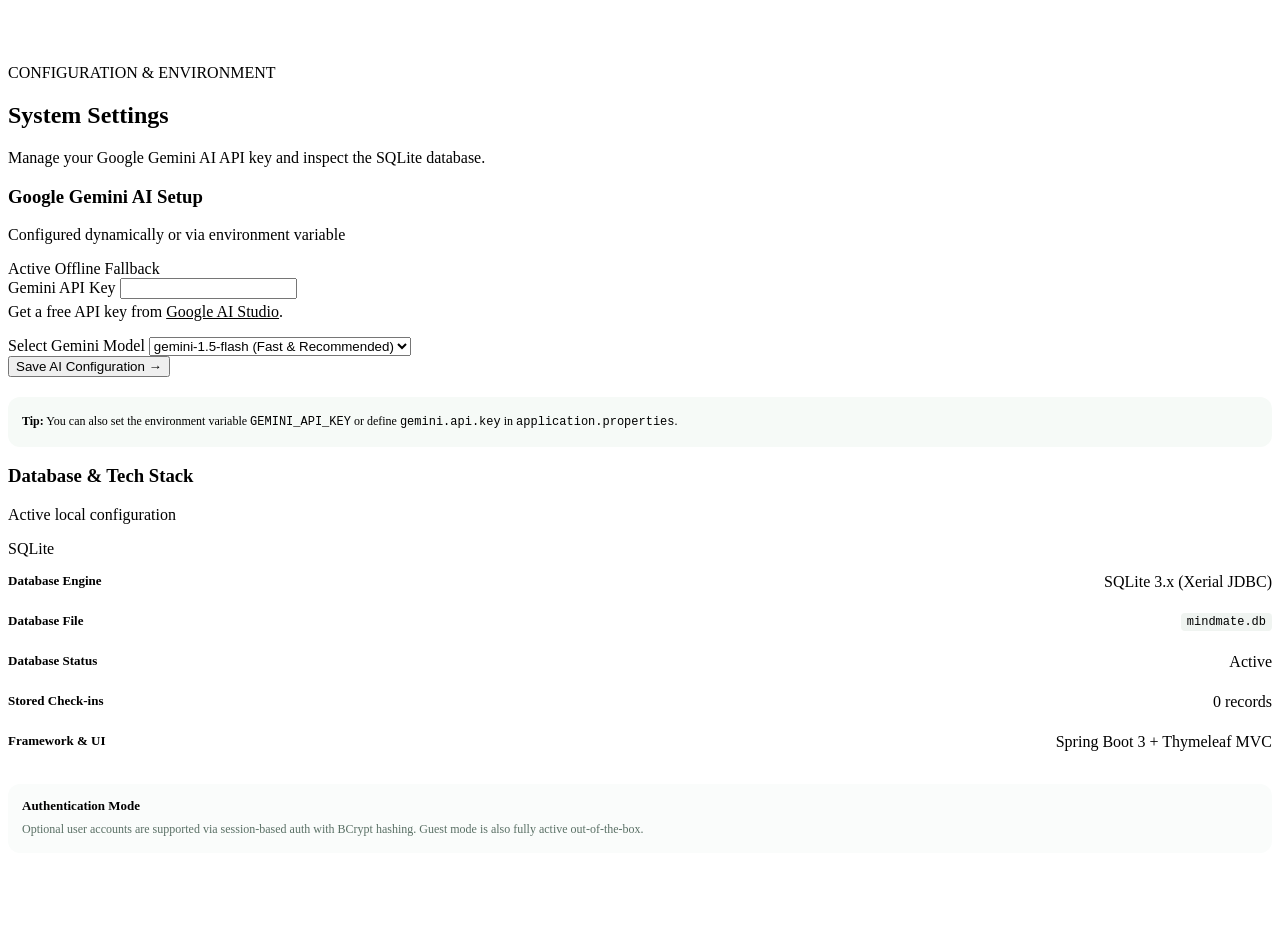
<file: src/main/resources/templates/settings.html>
<!DOCTYPE html>
<html lang="en" xmlns:th="http://www.thymeleaf.org">
<head th:replace="~{fragments/layout :: head('Settings & Configuration')}"></head>
<body>

    <header th:replace="~{fragments/layout :: header('settings')}"></header>
    <div th:replace="~{fragments/layout :: alerts}"></div>

    <main class="wrap" style="padding-top: 40px; padding-bottom: 90px;">
        <div class="heading">
            <div>
                <p class="eyebrow">CONFIGURATION &amp; ENVIRONMENT</p>
                <h2>System Settings</h2>
                <p class="muted">Manage your Google Gemini AI API key and inspect the SQLite database.</p>
            </div>
        </div>

        <div class="cols">
            <!-- Gemini Settings Panel -->
            <div class="panel">
                <div class="row">
                    <div>
                        <h3>Google Gemini AI Setup</h3>
                        <p class="muted small">Configured dynamically or via environment variable</p>
                    </div>
                    <span class="pill pill-ai" th:if="${isConfigured}">Active</span>
                    <span class="pill" th:unless="${isConfigured}">Offline Fallback</span>
                </div>

                <form th:action="@{/settings/gemini}" method="post">
                    <div class="form-group">
                        <label for="apiKey">Gemini API Key</label>
                        <input id="apiKey" name="apiKey" type="password" 
                               th:placeholder="${isConfigured ? 'Key is set (' + maskedKey + ') - leave empty to keep' : 'Enter AIzaSy...'}">
                        <p class="tiny" style="margin-top: 4px;">
                            Get a free API key from <a href="https://aistudio.google.com/app/apikey" target="_blank" rel="noopener" style="color: var(--green); text-decoration: underline;">Google AI Studio</a>.
                        </p>
                    </div>

                    <div class="form-group">
                        <label for="model">Select Gemini Model</label>
                        <select id="model" name="model">
                            <option value="gemini-1.5-flash" th:selected="${model == 'gemini-1.5-flash'}">gemini-1.5-flash (Fast &amp; Recommended)</option>
                            <option value="gemini-1.5-pro" th:selected="${model == 'gemini-1.5-pro'}">gemini-1.5-pro (High reasoning)</option>
                            <option value="gemini-2.0-flash" th:selected="${model == 'gemini-2.0-flash'}">gemini-2.0-flash (Next gen)</option>
                        </select>
                    </div>

                    <button type="submit" class="btn full">Save AI Configuration &rarr;</button>
                </form>

                <div style="margin-top: 20px; padding: 14px; background: #f6faf7; border-radius: 12px; font-size: 12px; line-height: 1.7;">
                    <strong>Tip:</strong> You can also set the environment variable <code>GEMINI_API_KEY</code> or define <code>gemini.api.key</code> in <code>application.properties</code>.
                </div>
            </div>

            <!-- Database & Architecture Info -->
            <div class="panel">
                <div class="row">
                    <div>
                        <h3>Database &amp; Tech Stack</h3>
                        <p class="muted small">Active local configuration</p>
                    </div>
                    <span class="pill">SQLite</span>
                </div>

                <div style="display: grid; gap: 14px; margin-top: 15px;">
                    <div style="display: flex; justify-content: space-between; border-bottom: 1px solid var(--line); padding-bottom: 8px;">
                        <span style="font-size: 13px; font-weight: 600;">Database Engine</span>
                        <span class="pill">SQLite 3.x (Xerial JDBC)</span>
                    </div>
                    <div style="display: flex; justify-content: space-between; border-bottom: 1px solid var(--line); padding-bottom: 8px;">
                        <span style="font-size: 13px; font-weight: 600;">Database File</span>
                        <code style="font-size: 12px; background: #f0f4f1; padding: 2px 6px; border-radius: 4px;">mindmate.db</code>
                    </div>
                    <div style="display: flex; justify-content: space-between; border-bottom: 1px solid var(--line); padding-bottom: 8px;">
                        <span style="font-size: 13px; font-weight: 600;">Database Status</span>
                        <span class="pill" th:text="${dbExists ? 'Active (' + dbSizeKb + ' KB)' : 'Initialized in memory/file'}">Active</span>
                    </div>
                    <div style="display: flex; justify-content: space-between; border-bottom: 1px solid var(--line); padding-bottom: 8px;">
                        <span style="font-size: 13px; font-weight: 600;">Stored Check-ins</span>
                        <span class="pill" th:text="${totalCheckIns} + ' records'">0 records</span>
                    </div>
                    <div style="display: flex; justify-content: space-between; border-bottom: 1px solid var(--line); padding-bottom: 8px;">
                        <span style="font-size: 13px; font-weight: 600;">Framework &amp; UI</span>
                        <span class="pill">Spring Boot 3 + Thymeleaf MVC</span>
                    </div>
                </div>

                <div style="margin-top: 25px; padding: 14px; background: #fafcfb; border: 1px solid var(--line); border-radius: 12px;">
                    <h4 style="margin: 0 0 6px; font-size: 13px;">Authentication Mode</h4>
                    <p style="font-size: 12px; color: #5a7065; margin: 0; line-height: 1.6;">
                        Optional user accounts are supported via session-based auth with BCrypt hashing. Guest mode is also fully active out-of-the-box.
                    </p>
                </div>
            </div>
        </div>
    </main>

    <footer th:replace="~{fragments/layout :: footer}"></footer>
    <script th:src="@{/js/main.js}"></script>
</body>
</html>
</file>
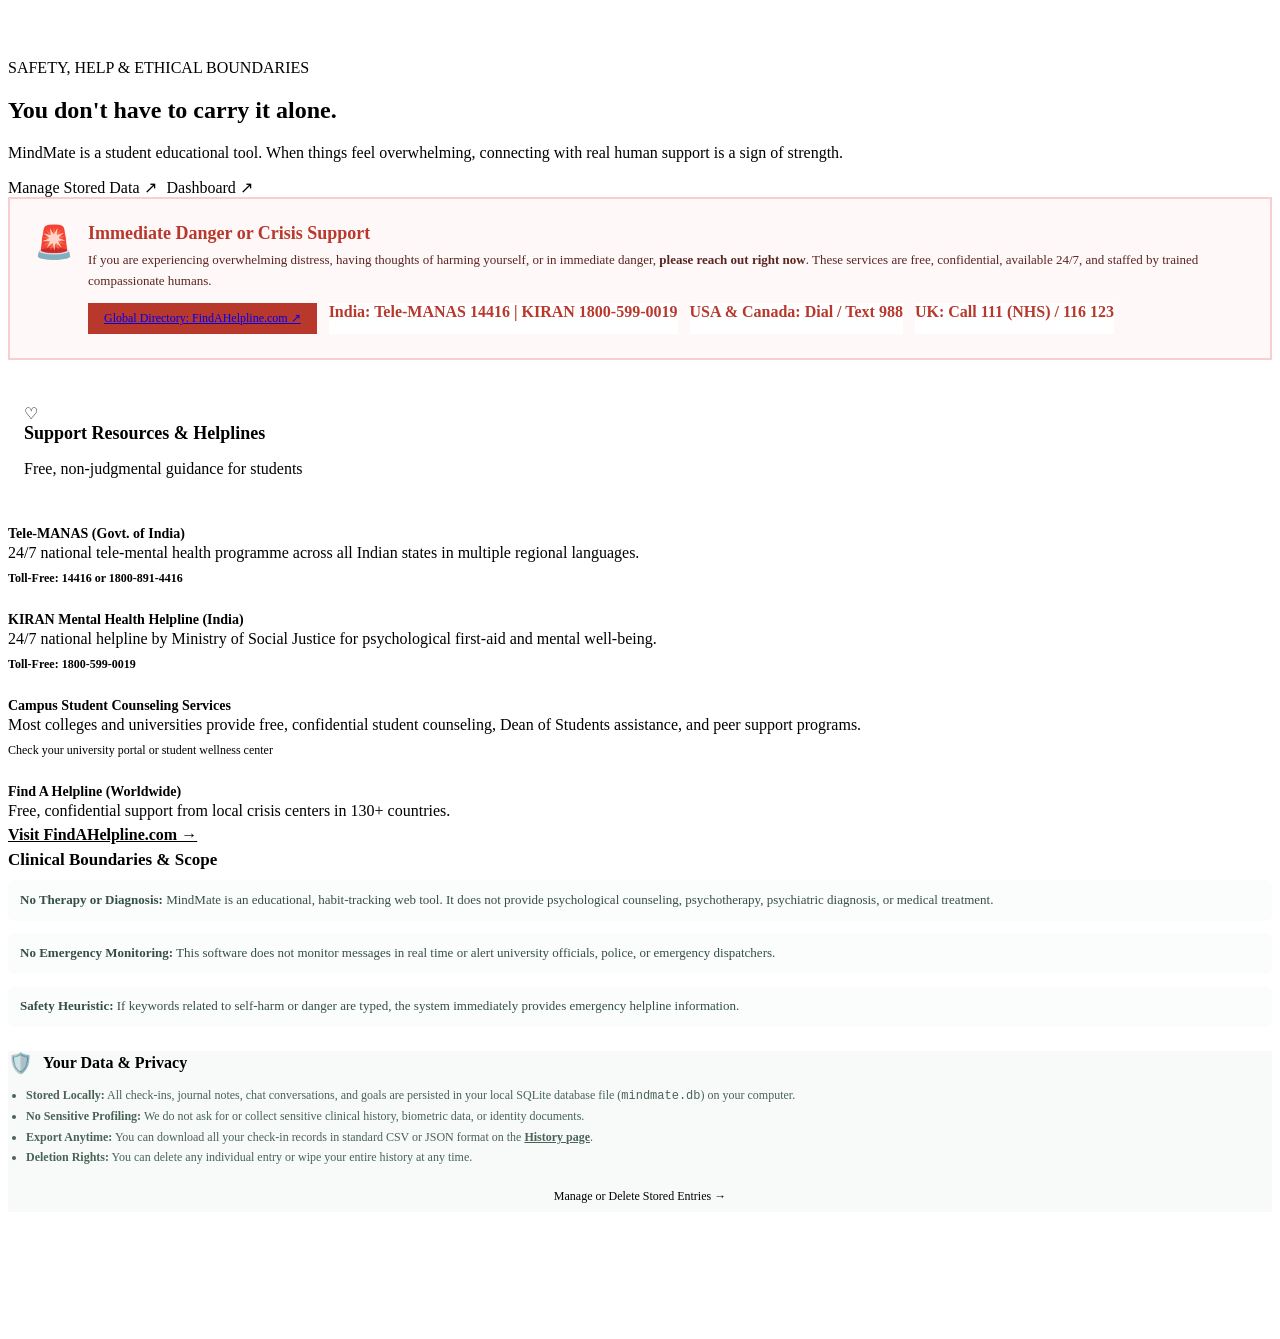
<file: src/main/resources/templates/support.html>
<!DOCTYPE html>
<html lang="en" xmlns:th="http://www.thymeleaf.org">
<head th:replace="~{fragments/layout :: head('Help, Crisis Support & Privacy')}"></head>
<body>

    <header th:replace="~{fragments/layout :: header('support')}"></header>
    <div th:replace="~{fragments/layout :: alerts}"></div>

    <main class="wrap" style="padding-top: 35px; padding-bottom: 90px;">
        <div class="heading">
            <div>
                <p class="eyebrow">SAFETY, HELP &amp; ETHICAL BOUNDARIES</p>
                <h2>You don't have to carry it alone.</h2>
                <p class="muted">MindMate is a student educational tool. When things feel overwhelming, connecting with real human support is a sign of strength.</p>
            </div>
            <div style="display: flex; gap: 10px;">
                <a th:href="@{/history}" class="navbtn-ghost">Manage Stored Data ↗</a>
                <a th:href="@{/dashboard}" class="navbtn-ghost">Dashboard ↗</a>
            </div>
        </div>

        <!-- Crisis Urgency Triage Banner -->
        <div class="panel" style="background: #fff8f8; border: 2px solid #f7cfcf; margin-bottom: 28px; padding: 24px;">
            <div style="display: flex; gap: 14px; align-items: start;">
                <span style="font-size: 32px;">🚨</span>
                <div>
                    <h3 style="margin: 0 0 6px; font-size: 18px; color: #b8382c;">Immediate Danger or Crisis Support</h3>
                    <p style="margin: 0 0 12px; font-size: 13px; color: #5a2520; line-height: 1.6;">
                        If you are experiencing overwhelming distress, having thoughts of harming yourself, or in immediate danger, <strong>please reach out right now</strong>. These services are free, confidential, available 24/7, and staffed by trained compassionate humans.
                    </p>
                    <div style="display: flex; gap: 12px; flex-wrap: wrap;">
                        <a href="https://findahelpline.com/" target="_blank" rel="noopener" class="btn" style="background: #b8382c; font-size: 12px; padding: 8px 16px;">
                            Global Directory: FindAHelpline.com ↗
                        </a>
                        <span class="pill" style="font-weight: 700; background: #fff; border-color: #f5c4c0; color: #b8382c;">
                            India: Tele-MANAS 14416 | KIRAN 1800-599-0019
                        </span>
                        <span class="pill" style="font-weight: 700; background: #fff; border-color: #f5c4c0; color: #b8382c;">
                            USA &amp; Canada: Dial / Text 988
                        </span>
                        <span class="pill" style="font-weight: 700; background: #fff; border-color: #f5c4c0; color: #b8382c;">
                            UK: Call 111 (NHS) / 116 123
                        </span>
                    </div>
                </div>
            </div>
        </div>

        <div class="cols" style="margin-bottom: 30px;">
            <!-- Left: Verified Crisis & Support Resources -->
            <div class="panel">
                <div class="support" style="padding: 16px; margin-bottom: 16px;">
                    <span class="heart">♡</span>
                    <div>
                        <h3 style="margin: 0; font-size: 18px;">Support Resources &amp; Helplines</h3>
                        <p class="muted small">Free, non-judgmental guidance for students</p>
                    </div>
                </div>

                <div style="display: grid; gap: 14px;">
                    <div style="border-bottom: 1px solid var(--line); padding-bottom: 12px;">
                        <strong style="font-size: 14px; display: block; color: var(--ink);">Tele-MANAS (Govt. of India)</strong>
                        <p class="muted small" style="margin: 2px 0 6px;">24/7 national tele-mental health programme across all Indian states in multiple regional languages.</p>
                        <span class="pill" style="font-size: 12px; font-weight: 700; color: var(--green);">Toll-Free: 14416 or 1800-891-4416</span>
                    </div>

                    <div style="border-bottom: 1px solid var(--line); padding-bottom: 12px;">
                        <strong style="font-size: 14px; display: block; color: var(--ink);">KIRAN Mental Health Helpline (India)</strong>
                        <p class="muted small" style="margin: 2px 0 6px;">24/7 national helpline by Ministry of Social Justice for psychological first-aid and mental well-being.</p>
                        <span class="pill" style="font-size: 12px; font-weight: 700; color: var(--green);">Toll-Free: 1800-599-0019</span>
                    </div>

                    <div style="border-bottom: 1px solid var(--line); padding-bottom: 12px;">
                        <strong style="font-size: 14px; display: block; color: var(--ink);">Campus Student Counseling Services</strong>
                        <p class="muted small" style="margin: 2px 0 6px;">Most colleges and universities provide free, confidential student counseling, Dean of Students assistance, and peer support programs.</p>
                        <span class="pill" style="font-size: 12px;">Check your university portal or student wellness center</span>
                    </div>

                    <div style="padding-bottom: 6px;">
                        <strong style="font-size: 14px; display: block; color: var(--ink);">Find A Helpline (Worldwide)</strong>
                        <p class="muted small" style="margin: 2px 0 6px;">Free, confidential support from local crisis centers in 130+ countries.</p>
                        <a href="https://findahelpline.com/" target="_blank" rel="noopener" class="pill" style="color: var(--green); font-weight: 700;">Visit FindAHelpline.com &rarr;</a>
                    </div>
                </div>
            </div>

            <!-- Right: Ethical Disclaimers, Data Transparency & Privacy -->
            <div>
                <div class="panel" style="margin-bottom: 24px;">
                    <h3 style="font-size: 17px; margin: 0 0 10px;">Clinical Boundaries &amp; Scope</h3>
                    <div style="display: grid; gap: 12px; font-size: 13px; color: #364e44; line-height: 1.6;">
                        <div style="padding: 10px 12px; background: #fbfdfc; border-left: 3px solid var(--line); border-radius: 6px;">
                            <strong>No Therapy or Diagnosis:</strong> MindMate is an educational, habit-tracking web tool. It does not provide psychological counseling, psychotherapy, psychiatric diagnosis, or medical treatment.
                        </div>
                        <div style="padding: 10px 12px; background: #fbfdfc; border-left: 3px solid var(--line); border-radius: 6px;">
                            <strong>No Emergency Monitoring:</strong> This software does not monitor messages in real time or alert university officials, police, or emergency dispatchers.
                        </div>
                        <div style="padding: 10px 12px; background: #fbfdfc; border-left: 3px solid var(--line); border-radius: 6px;">
                            <strong>Safety Heuristic:</strong> If keywords related to self-harm or danger are typed, the system immediately provides emergency helpline information.
                        </div>
                    </div>
                </div>

                <!-- Data Storage & Privacy Policy -->
                <div class="panel" style="background: #f7faf8;">
                    <div style="display: flex; gap: 10px; align-items: center; margin-bottom: 10px;">
                        <span style="font-size: 20px;">🛡️</span>
                        <h3 style="margin: 0; font-size: 16px; color: var(--green-dark);">Your Data &amp; Privacy</h3>
                    </div>
                    <ul style="margin: 0 0 14px 18px; padding: 0; font-size: 12px; color: #496357; line-height: 1.7;">
                        <li><strong>Stored Locally:</strong> All check-ins, journal notes, chat conversations, and goals are persisted in your local SQLite database file (<code>mindmate.db</code>) on your computer.</li>
                        <li><strong>No Sensitive Profiling:</strong> We do not ask for or collect sensitive clinical history, biometric data, or identity documents.</li>
                        <li><strong>Export Anytime:</strong> You can download all your check-in records in standard CSV or JSON format on the <a th:href="@{/history}" style="color: var(--green); text-decoration: underline; font-weight: 700;">History page</a>.</li>
                        <li><strong>Deletion Rights:</strong> You can delete any individual entry or wipe your entire history at any time.</li>
                    </ul>
                    <a th:href="@{/history}" class="navbtn-ghost" style="display: block; text-align: center; font-size: 12px; padding: 8px;">
                        Manage or Delete Stored Entries &rarr;
                    </a>
                </div>
            </div>
        </div>
    </main>

    <footer th:replace="~{fragments/layout :: footer}"></footer>
    <script th:src="@{/js/main.js}"></script>
</body>
</html>
</file>
<file: style.css>
:root{--ink:#263b36;--green:#497e6b;--muted:#7b8982;--line:#e6eee8;--mint:#e4f1e9;--white:#fff;--shadow:0 14px 45px #263b360c}*{box-sizing:border-box}html{scroll-behavior:smooth;scroll-padding-top:85px}body{margin:0;background:#fbfcfa;color:var(--ink);font-family:Inter,"Segoe UI",Arial,sans-serif;line-height:1.6}a{text-decoration:none;color:inherit}button,input,textarea{font:inherit}button{cursor:pointer}header{height:76px;position:sticky;top:0;z-index:9;background:#ffffffed;backdrop-filter:blur(10px);border-bottom:1px solid #edf1ed;display:flex;align-items:center;justify-content:space-between;padding:0 5%}.brand{font-weight:800;font-size:20px;letter-spacing:-.5px}.brand:first-letter{color:var(--green)}.brand small{font-size:10px;color:var(--green);letter-spacing:1px}nav{display:flex;gap:26px;font-size:13px;color:#66766e;font-weight:600}nav a:hover{color:var(--green)}#menuBtn{display:none;border:0;background:none;font-size:23px}.navbtn{background:var(--green);color:white;padding:10px 16px;border-radius:11px;font-size:13px;font-weight:700}.wrap{width:min(1100px,90%);margin:auto}.hero{display:grid;grid-template-columns:1fr 1fr;gap:35px;align-items:center;padding-top:55px;padding-bottom:55px;min-height:510px}.eyebrow{font-size:10px;letter-spacing:2px;font-weight:800;color:var(--green)}h1{font-size:clamp(42px,5vw,65px);line-height:1.08;letter-spacing:-2.7px;margin:17px 0}h1 em{font-family:Georgia,serif;color:var(--green);font-weight:500}.lead{max-width:455px;font-size:15px;line-height:1.9}.muted{color:var(--muted);font-size:13px}.btn{display:inline-flex;align-items:center;justify-content:center;gap:12px;border:0;border-radius:12px;background:var(--green);color:#fff;padding:13px 18px;font-size:13px;font-weight:700;margin-top:15px}.btn:hover{filter:brightness(.96);transform:translateY(-1px)}.soft{font-size:12px;color:#9aa69e;margin-top:28px}.art{height:390px;position:relative;overflow:hidden;border-radius:42% 43% 24px 24px;background:linear-gradient(140deg,#f1f7ef,#dfeee4 75%,#f8e8dc)}.sun{position:absolute;width:170px;height:170px;background:#f6dcb0;border-radius:50%;right:45px;top:32px}.plant{position:absolute;left:25px;top:55px;color:#80a98b;font-size:70px}.person{position:absolute;width:185px;height:300px;bottom:-10px;left:36%}.hair{position:absolute;z-index:2;top:28px;left:30px;width:125px;height:135px;background:#49372f;border-radius:52% 52% 35% 35%}.face{position:absolute;z-index:3;top:52px;left:43px;width:100px;height:110px;border-radius:48%;background:#e7b38e}.face i{position:absolute;top:50px;width:5px;height:7px;border-radius:50%;background:#49372f}.face i:first-child{left:25px}.face i:nth-child(2){right:25px}.face b{position:absolute;left:40px;top:69px;width:20px;height:9px;border-bottom:2px solid #9d5e52;border-radius:50%}.body{position:absolute;top:155px;left:5px;width:175px;height:170px;border-radius:60px 60px 0 0;background:#719781}.float{position:absolute;z-index:4;display:flex;flex-direction:column;background:#ffffffed;border-radius:15px;padding:13px 15px;box-shadow:var(--shadow);font-size:12px}.float strong{font-size:12px}.float small{font-size:10px;color:#829087}.f1{left:17px;top:120px;width:175px}.f1:first-line{color:var(--green)}.f2{right:12px;bottom:22px}.f2 strong{margin-top:4px}.features{display:grid;grid-template-columns:repeat(3,1fr);gap:14px;margin-bottom:85px}.features article{display:flex;gap:14px;align-items:center;background:#fff;border:1px solid var(--line);border-radius:15px;padding:17px;color:#6d987d;font-size:23px}.features strong,.features small{display:block}.features strong{font-size:12px;color:var(--ink)}.features small{font-size:11px;color:#8a9690}.section{padding-bottom:85px}.heading{display:flex;align-items:flex-end;justify-content:space-between;gap:20px;margin-bottom:25px}.heading h2,.companion h2,.support h2{font-size:clamp(28px,3.5vw,38px);line-height:1.2;letter-spacing:-1px;margin:8px 0}.heading p{margin-bottom:0}.pill{font-size:10px;font-weight:700;color:#547764;background:#edf5ef;padding:8px 11px;border-radius:20px;white-space:nowrap}.cols{display:grid;grid-template-columns:1.05fr .95fr;gap:20px}.panel{background:#fff;border:1px solid var(--line);border-radius:20px;box-shadow:var(--shadow);padding:26px}.row{display:flex;justify-content:space-between;align-items:center;margin-bottom:22px}.row h3{margin:0;font-size:18px}.small{font-size:11px;margin:3px 0}.range{margin:18px 0}.range label{font-size:12px;font-weight:700;display:flex;justify-content:space-between;gap:8px}.range output{font-size:11px;color:var(--green);background:#edf5ef;padding:3px 7px;border-radius:7px}input[type=range]{width:100%;accent-color:var(--green);margin:12px 0 0}.ends{display:flex;justify-content:space-between;color:#9aa49e;font-size:10px}textarea{width:100%;padding:12px;border:1px solid var(--line);border-radius:10px;background:#fbfcfa;resize:vertical;font-size:12px}.noteslabel{font-size:12px;font-weight:700;display:block;margin:20px 0 8px}.noteslabel small{font-weight:400;color:#98a39d;margin-left:5px}.full{width:100%;margin-top:17px}.tiny{font-size:10px;color:#99a39e;line-height:1.7}.center{text-align:center}.reflection{background:linear-gradient(145deg,#eff7f0,#fff 72%)}.flower{height:135px;display:grid;place-items:center;font-size:80px;color:#86ad91;background:radial-gradient(circle,#e1f0e4 0,transparent 62%);margin-bottom:10px}.reflection h3{font-size:24px;line-height:1.2;margin:8px 0}.signal{display:flex;justify-content:space-between;align-items:center;gap:8px;border-block:1px solid var(--line);padding:14px 0;margin:16px 0;font-size:11px;font-weight:700}.signal b{font-size:10px;color:#9a7b42;background:#f7eedc;border-radius:8px;padding:6px 8px}.signal b.elevated{background:#fae6e2;color:#a9574b}.signal b.steady{background:#e5f2e8;color:#4c7c5b}.tip{display:flex;gap:12px;background:white;padding:14px;border-radius:12px}.tip>span{background:#f8e9dd;color:#c18262;border-radius:9px;padding:4px 9px;height:35px}.tip strong{font-size:12px}.tip p{font-size:11px;color:var(--muted);margin:4px 0}.light{background:#eaf3ed;color:#315c4e}.dash{background:#f2f7f2;padding:72px 0 80px}.stats{display:grid;grid-template-columns:repeat(3,1fr);gap:14px}.stat{padding:20px;min-height:150px}.stat>span{display:grid;place-items:center;width:35px;height:35px;border-radius:12px;background:#e4f2e7;color:#63936e;font-size:20px}.stat small{display:block;color:#87948c;font-size:11px;margin-top:12px}.stat strong{font-size:30px;display:block;line-height:1.4}.stat strong i{font-size:11px;color:#87948c;font-style:normal;font-weight:400}.stat p{font-size:10px;color:#99a49d;margin:0}.chart{grid-column:1/-1}.chart h3{font-size:17px;margin:0}.chart svg{width:100%;max-height:210px}.grid line{stroke:#e8efea;stroke-dasharray:3 5}.chart text{font-size:10px;fill:#9aa49e}.chart polyline{fill:none;stroke:#719c82;stroke-width:3;stroke-linecap:round;stroke-linejoin:round}.chart circle{fill:#fff;stroke:#719c82;stroke-width:3}.companion{display:grid;grid-template-columns:1fr 1fr;gap:55px;align-items:center;padding-top:85px}.prompts{display:grid;gap:9px;margin-top:22px}.prompts button{background:#fff;border:1px solid var(--line);padding:12px 14px;border-radius:11px;text-align:left;font-size:12px;color:#61746a}.prompts button:hover{border-color:#a8c9b1}.chat{padding:0;overflow:hidden}.chathead{display:flex;align-items:center;gap:12px;padding:17px;border-bottom:1px solid var(--line)}.chathead>span{background:#e3f1e7;color:#5a8b6c;border-radius:12px;padding:7px 11px;font-size:21px}.chathead strong,.chathead small{display:block}.chathead strong{font-size:12px}.chathead small{font-size:10px;color:#8d9992}.messages{padding:20px;min-height:220px;max-height:300px;overflow:auto;display:flex;flex-direction:column;gap:12px}.messages p{max-width:90%;padding:11px 13px;border-radius:13px;font-size:12px;line-height:1.7;margin:0}.bot{background:#eff6f0;align-self:flex-start;border-top-left-radius:4px}.user{background:#497e6b;color:#fff;align-self:flex-end;border-top-right-radius:4px}.chatform{display:flex;gap:8px;padding:13px;border-top:1px solid var(--line)}.chatform input{min-width:0;flex:1;border:1px solid var(--line);border-radius:10px;padding:11px;font-size:12px}.chatform button{width:42px;border:0;border-radius:10px;background:var(--green);color:white;font-size:20px}.support{background:#eaf4ec;border-radius:20px;padding:28px;display:flex;gap:20px;align-items:center}.heart{width:56px;height:56px;flex-shrink:0;display:grid;place-items:center;border-radius:17px;background:#d5e9da;color:#57866a;font-size:30px}.support>div{flex:1}.support h2{font-size:27px}.support p{margin:0;line-height:1.8}.dark{background:#294c40;white-space:nowrap}.safety{font-size:10px;color:#8b9690;line-height:1.8;padding:17px 4px}footer{padding:22px 5%;border-top:1px solid var(--line);background:white;display:flex;justify-content:space-between;gap:15px;align-items:center}footer span,footer>a:last-child{font-size:11px;color:#8a9690}@media(max-width:760px){nav{gap:12px;font-size:11px}.hero{gap:15px}.art{height:340px}.person{left:30%;transform:scale(.85);transform-origin:bottom}.features article{padding:13px}.cols{gap:13px}.panel{padding:20px}.companion{gap:25px}}@media(max-width:620px){header{height:66px}.brand{font-size:17px}#menuBtn{display:block;margin-left:auto;margin-right:12px}nav{display:none;position:absolute;top:65px;left:0;right:0;background:#fff;padding:18px 6%;box-shadow:0 12px 20px #263b3612;flex-direction:column;gap:14px}nav.open{display:flex}.navbtn{font-size:11px;padding:9px 11px}.hero{grid-template-columns:1fr;padding-top:42px;gap:24px}h1{font-size:45px}.art{max-width:470px;width:100%;margin:auto}.features{grid-template-columns:1fr;margin-bottom:60px}.features article{padding:12px 16px}.section{padding-bottom:62px}.heading{align-items:flex-start;flex-direction:column;gap:10px}.cols,.companion{grid-template-columns:1fr}.dash{padding:60px 0}.stats{grid-template-columns:repeat(2,minmax(0,1fr));gap:10px}.stat{padding:15px}.chart{grid-column:1/-1}.companion{padding-top:62px;gap:25px}.support{flex-wrap:wrap;align-items:flex-start;padding:21px}.support>div{flex:1 1 calc(100% - 80px)}.support h2{font-size:23px}.support .btn{margin-left:76px}footer{flex-wrap:wrap}footer span{order:3;width:100%}}
</file>
